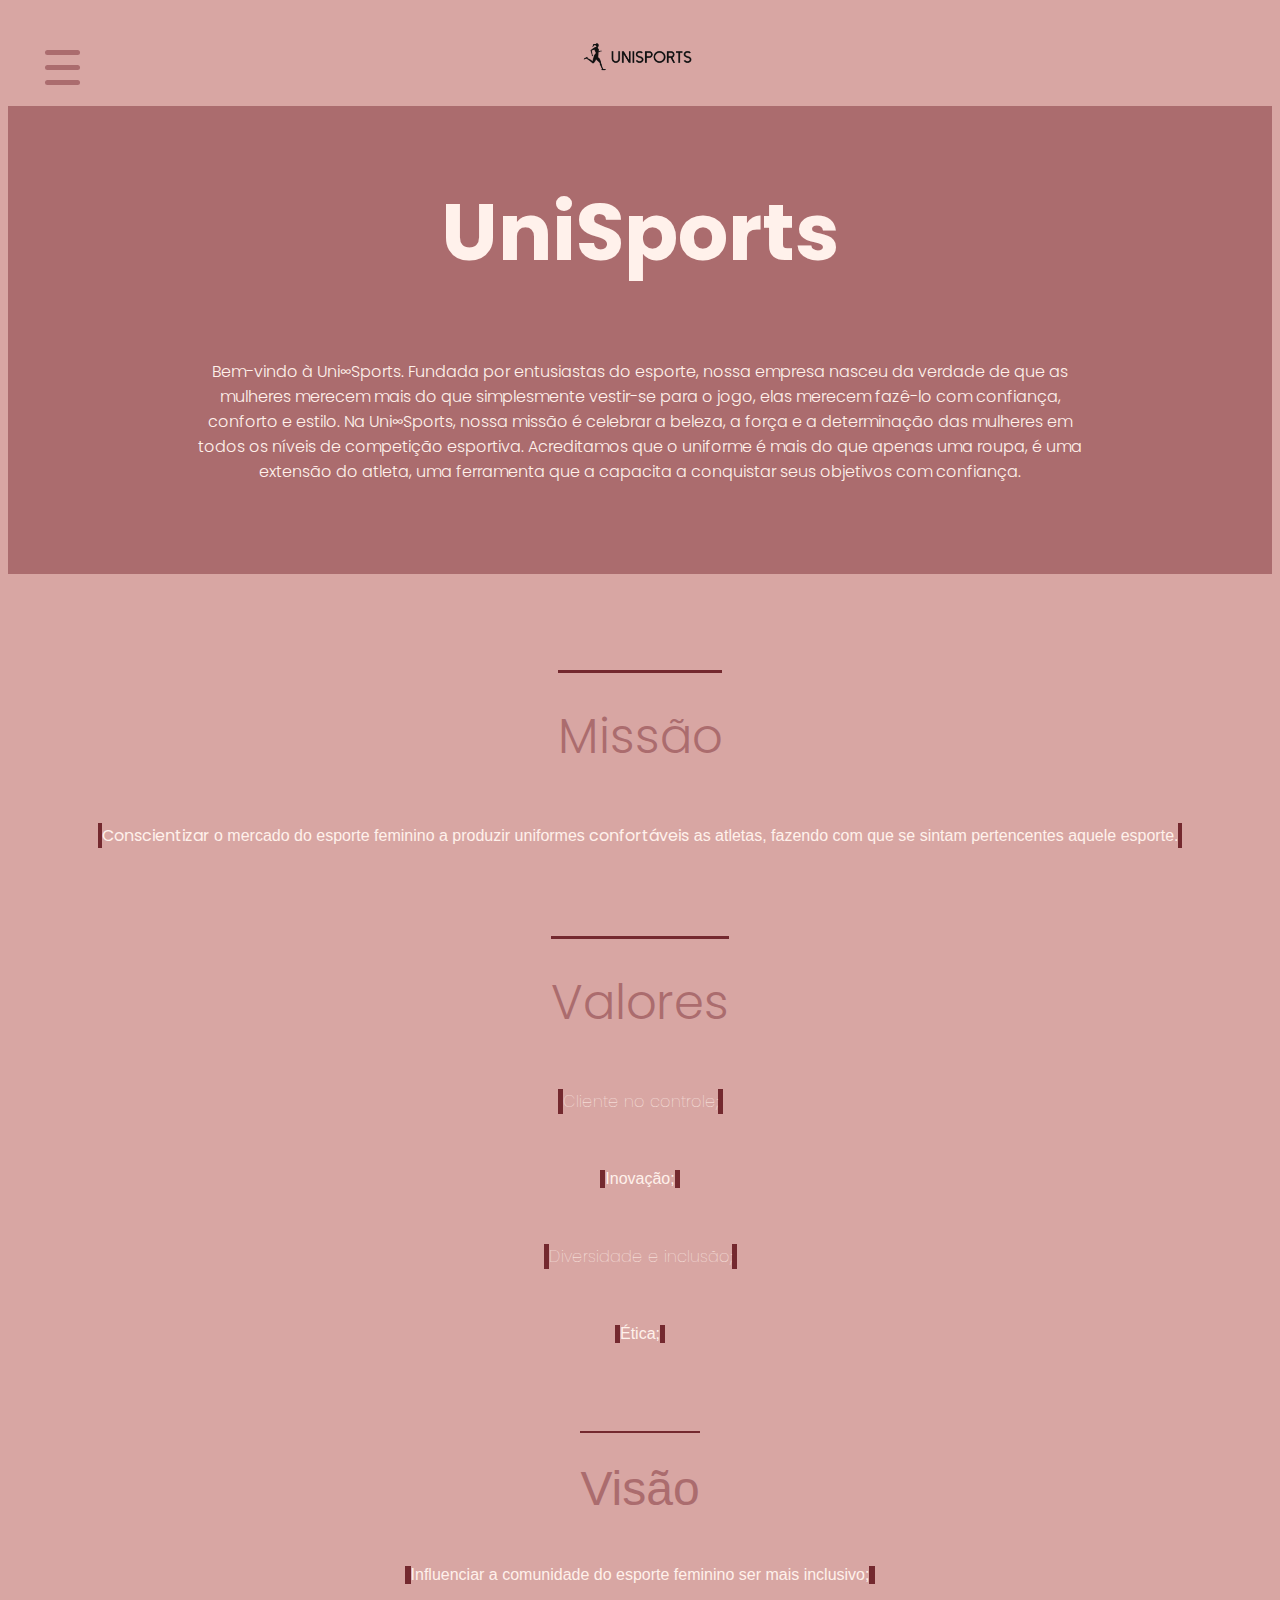
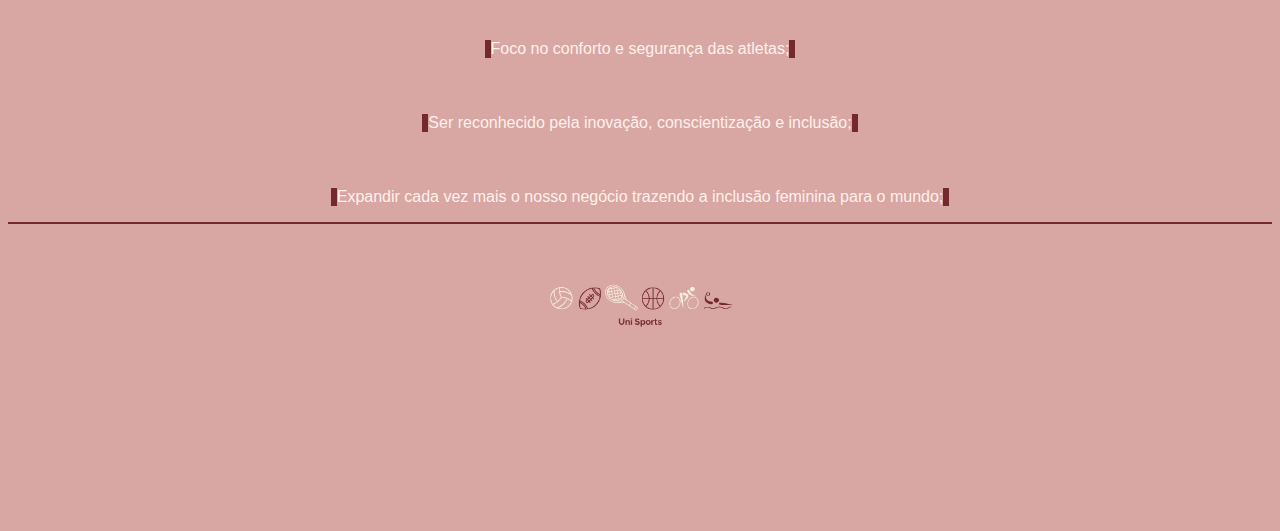
<file: index.html>
<!DOCTYPE html>
<html lang="pt-BR">
<head>
        <meta charset="UTF-8">
        <meta name="viewport" content="width=device-width, initial-scale=1.0">
        <meta name="description" content="Roupas atlesticas para mulheres se sentirem confortaveis e empoderadas">
       <title>Uni Sports - Roupas que unem </title> 
       <link rel="icon" type="image/x-icon" href="favicon-32x32.png">
       <link rel="stylesheet" type="text/css" href="style.css">  

</head>
<body>

  <header class="cabeçalho"> 
   <img class="cabeçalho-imagem" src="Logo.png" alt="Logo Uni Esportes">
   <nav class="menu">
            <input type="checkbox" class="menu-faketrigger"/>

            <div class="menu-lines">
                <span></span>
                <span></span>
                <span></span>
            </div>
            <ul type="none">
              <li><a href="Sobre-nós.html">Início</a></li>
                <li><a href="index.html">Sobre nós</a></li>
                <li><a href="Pesquisas.html">Pesquisas</a></li> 
                <li><a href="Causas.html">Causas</a></li>
                <li><a href="Dados.html">Dados</a></li>
                <li><a href="S.A.C.html">S.A.C</a></li>
            </ul>
        </nav>
  </header>

<section class="banner" id="banner">
  <div class="content">
    <h2>UniSports</h2>
    <p> Bem-vindo à Uni∞Sports. Fundada por entusiastas do esporte, nossa empresa nasceu da verdade de que as mulheres merecem mais do que simplesmente vestir-se para o jogo, elas merecem fazê-lo com confiança, conforto e estilo.

      Na Uni∞Sports, nossa missão é celebrar a beleza, a força e a 
      determinação das mulheres em todos os níveis de competição esportiva.
       Acreditamos que o uniforme é mais do que apenas uma roupa, é uma 
       extensão do atleta, uma ferramenta que a capacita a 
      conquistar seus objetivos com confiança.</p>
  </div>
</section>
 <seletion class="conteudo-secundario">
  <h3 class="conteudo-secundario-titulo">Missão</h3>
  <p class="conteudo-secundario-paragrafo"><strong>Conscientizar</strong> o mercado do esporte feminino a produzir uniformes <strong>confortáveis</strong> as atletas, fazendo com que se sintam pertencentes aquele esporte.</p>
  
  <h3 class="conteudo-terceario-titulo">Valores</h3>
  <p class="conteudo-terceario-paragrafo1"> Cliente no controle;</p>
  <p class="conteudo-terceario-paragrafo"> Inovação;</p>
  <p class="conteudo-terceario-paragrafo1"> Diversidade e inclusão;</p>
  <p class="conteudo-terceario-paragrafo"> Ética;</p>
 
  <h3 class="conteudo-quartenario-titulo">Visão</h3>
  <p class="conteudo-quartenario-paragrafo1"> Influenciar a comunidade do esporte feminino ser mais inclusivo;</p>
  <p class="conteudo-quartenario-paragrafo"> Foco no conforto e segurança das atletas;</p>
  <p class="conteudo-quartenario-paragrafo1"> Ser reconhecido pela inovação, conscientização e inclusão;</p>
  <p class="conteudo-quartenario-paragrafo"> Expandir cada vez mais o nosso negócio trazendo a inclusão feminina para o mundo;</p>
</seletion>



</main> 

<footer class="rodabe">
<img class="rodabe-imagem" src="Parte-de-baixo.png">
</footer>   
</body>
</html>
</file>
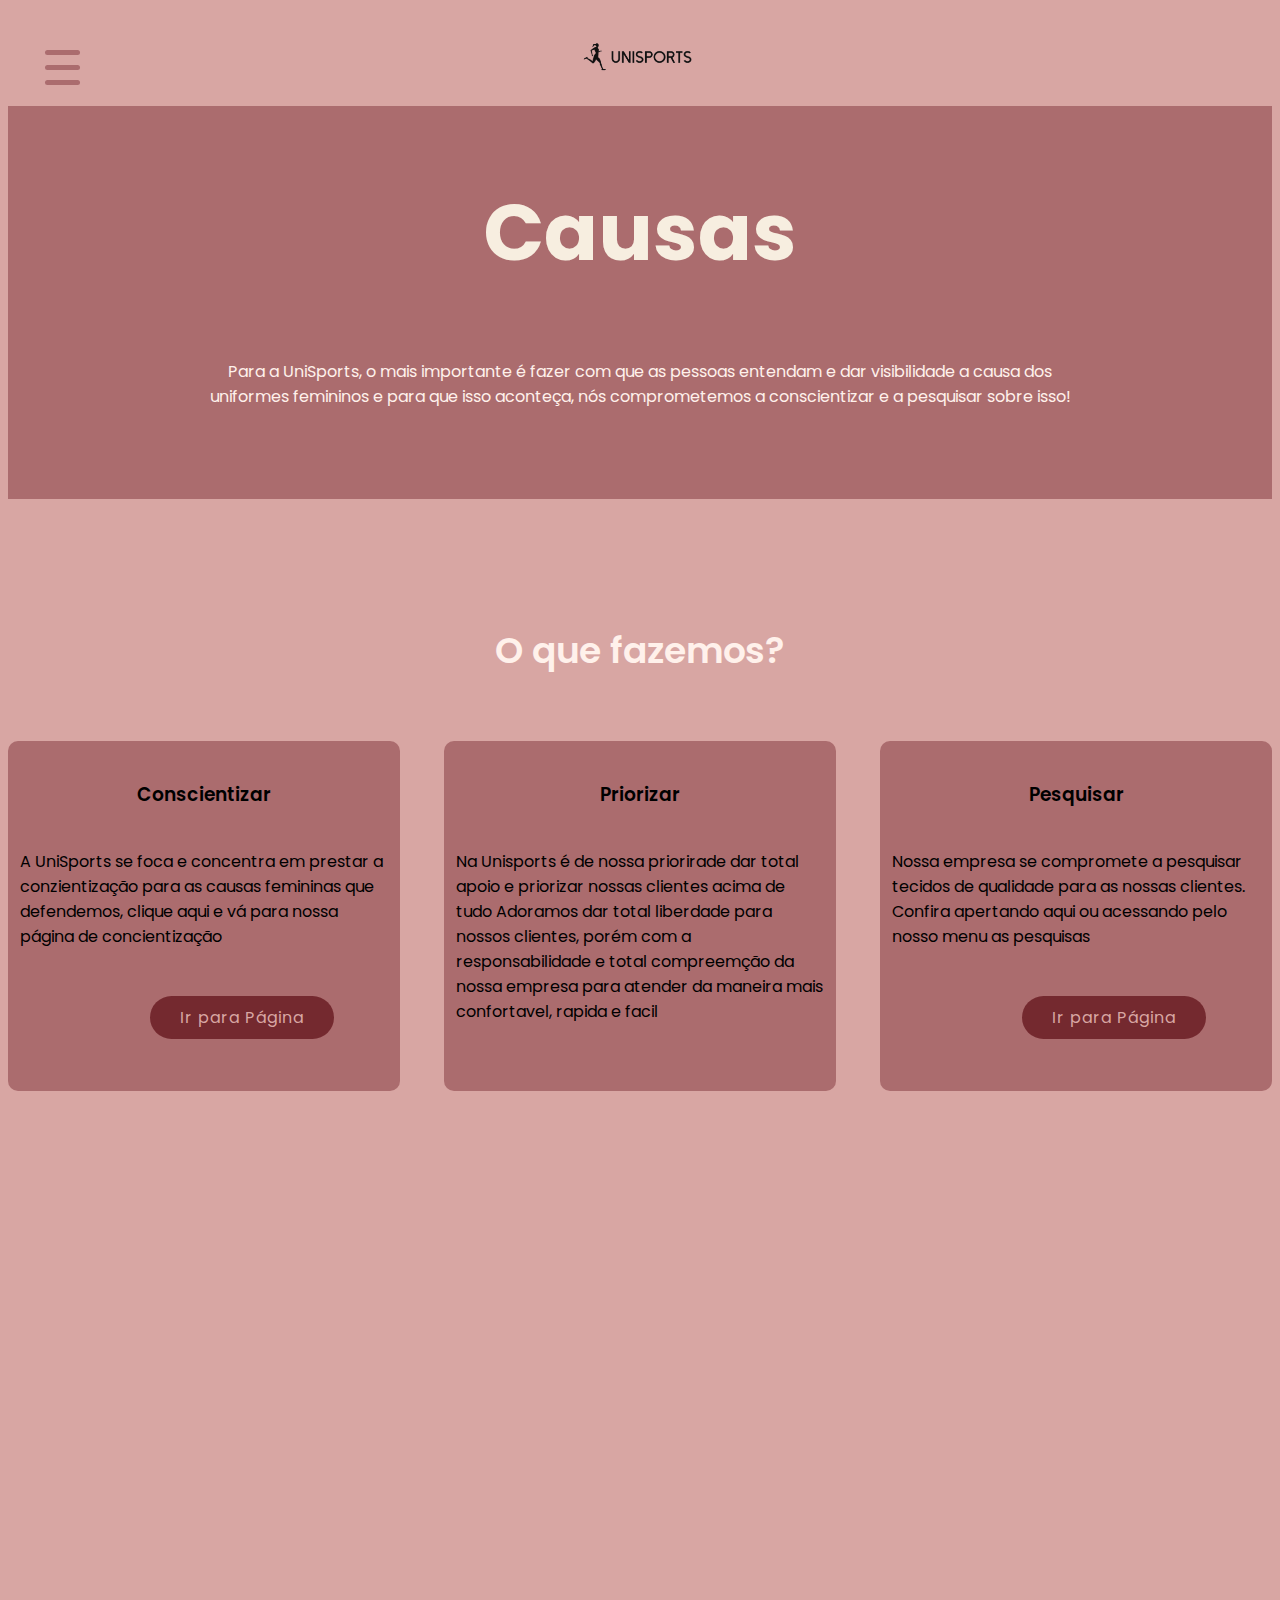
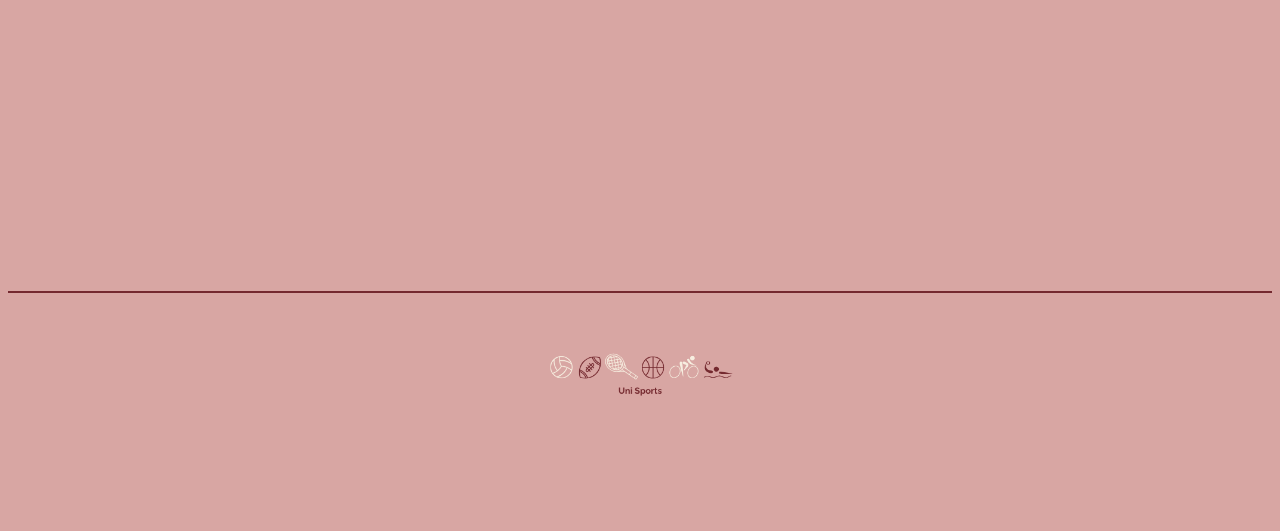
<file: Causas.html>
<!DOCTYPE html>
<html lang="pt-BR">
<head>
        <meta charset="UTF-8">
        <meta name="viewport" content="width=device-width, initial-scale=1.0">
        <meta name="description" content="Roupas atlesticas para mulheres se sentirem confortaveis e empoderadas">
       <title>Uni Sports - Roupas que unem </title> 
       <link rel="icon" type="image/x-icon" href="favicon-32x32.png">
       <link rel="stylesheet" type="text/css" href="stylecausa.css">  

</head>
<body>

  <header class="cabeçalho">
   <img class="cabeçalho-imagem" src="Logo.png" alt="Logo Uni Esportes">
   <nav class="menu">
            <input type="checkbox" class="menu-faketrigger"/>

            <div class="menu-lines">
                <span></span>
                <span></span>
                <span></span>
            </div>
            <ul type="none">
              <li><a href="Sobre-nós.html">Início</a></li>
                <li><a href="index.html">Sobre nós</a></li>
                <li><a href="Pesquisas.html">Pesquisas</a></li> 
                <li><a href="Causas.html">Causas</a></li>
                <li><a href="Dados.html">Dados</a></li>
                <li><a href="S.A.C.html">S.A.C</a></li>
            </ul>
        </nav>
  </header>

  <section class="banner" id="banner">
    <div class="content">
      <h2>Causas</h2>
      <p> Para a UniSports, o mais importante é fazer com que as pessoas entendam e dar visibilidade a causa dos uniformes femininos 
        e para que isso aconteça, nós comprometemos a conscientizar e a pesquisar sobre isso!
      </p>
    </div>
  </section>

  <!----Course---->
<section class="course">
<h1>O que fazemos?</h1>
</section>

<div class="row">
  <div class="course-col" onclick="scrollToSection('banner-2')">
    <h3>Conscientizar</h3>
    <p> A UniSports se foca e concentra em prestar a conzientização para 
      as causas femininas que defendemos, clique aqui e vá para nossa página de concientização
    </p>
       <a href="Conscientização.html" class="buy">Ir para Página</a>
      </a>
  </div>
  <div class="course-col" onclick="scrollToSection('banner-2')">
    <h3>Priorizar</h3>
    <p>Na Unisports é de nossa priorirade dar total apoio e priorizar nossas clientes acima de tudo 
      Adoramos dar total liberdade para nossos clientes, porém com a responsabilidade e total compreemção da nossa empresa para
       atender da maneira mais confortavel, rapida e facil 
    </p>
  </div>
  
  <div class="course-col" onclick="scrollToSection('banner-2')">
    <h3>Pesquisar</h3>
    <p>Nossa empresa se compromete a pesquisar tecidos de qualidade para as nossas clientes.
      Confira apertando aqui ou acessando pelo nosso menu as pesquisas</p>
        <a href="Pesquisas.html" class="buy">Ir para Página</a>
      </a>
  </div>
</div>

<footer class="rodabe">
  <img class="rodabe-imagem" src="Parte-de-baixo.png">
  </footer>
</file>
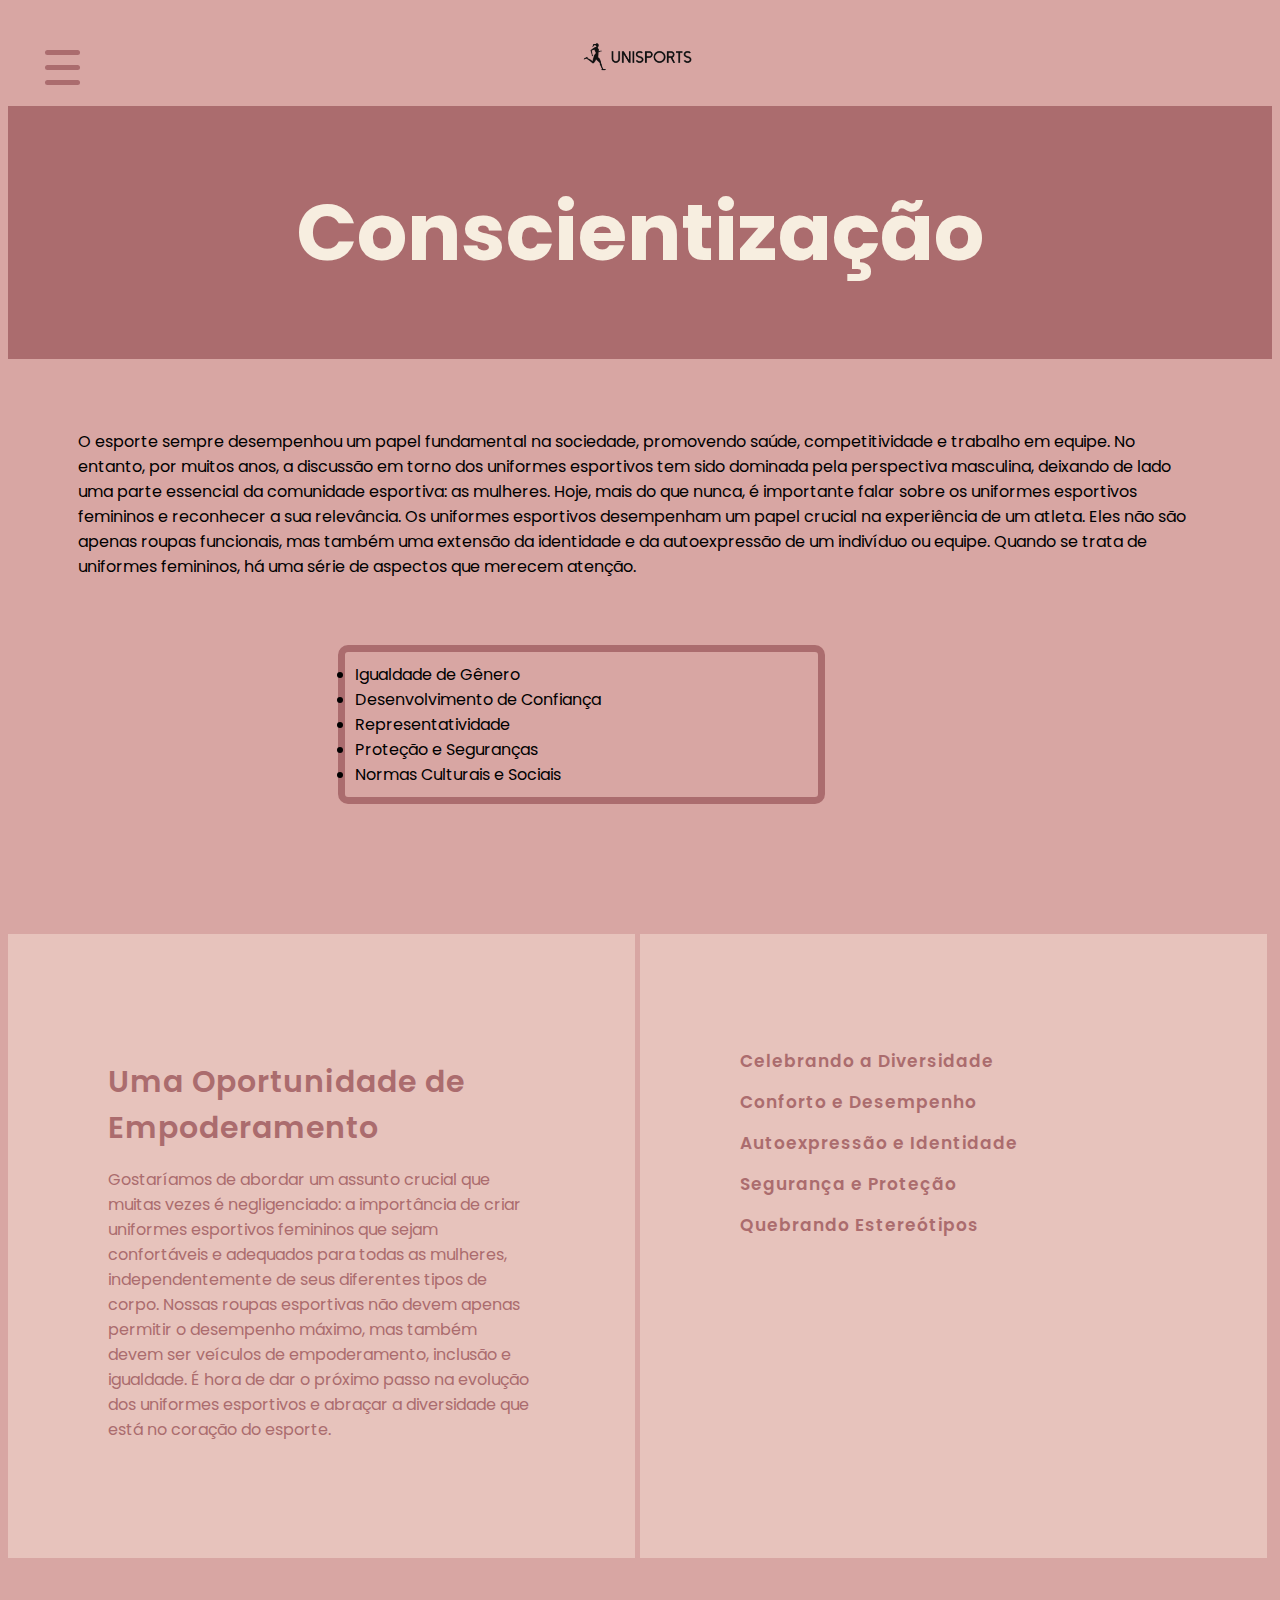
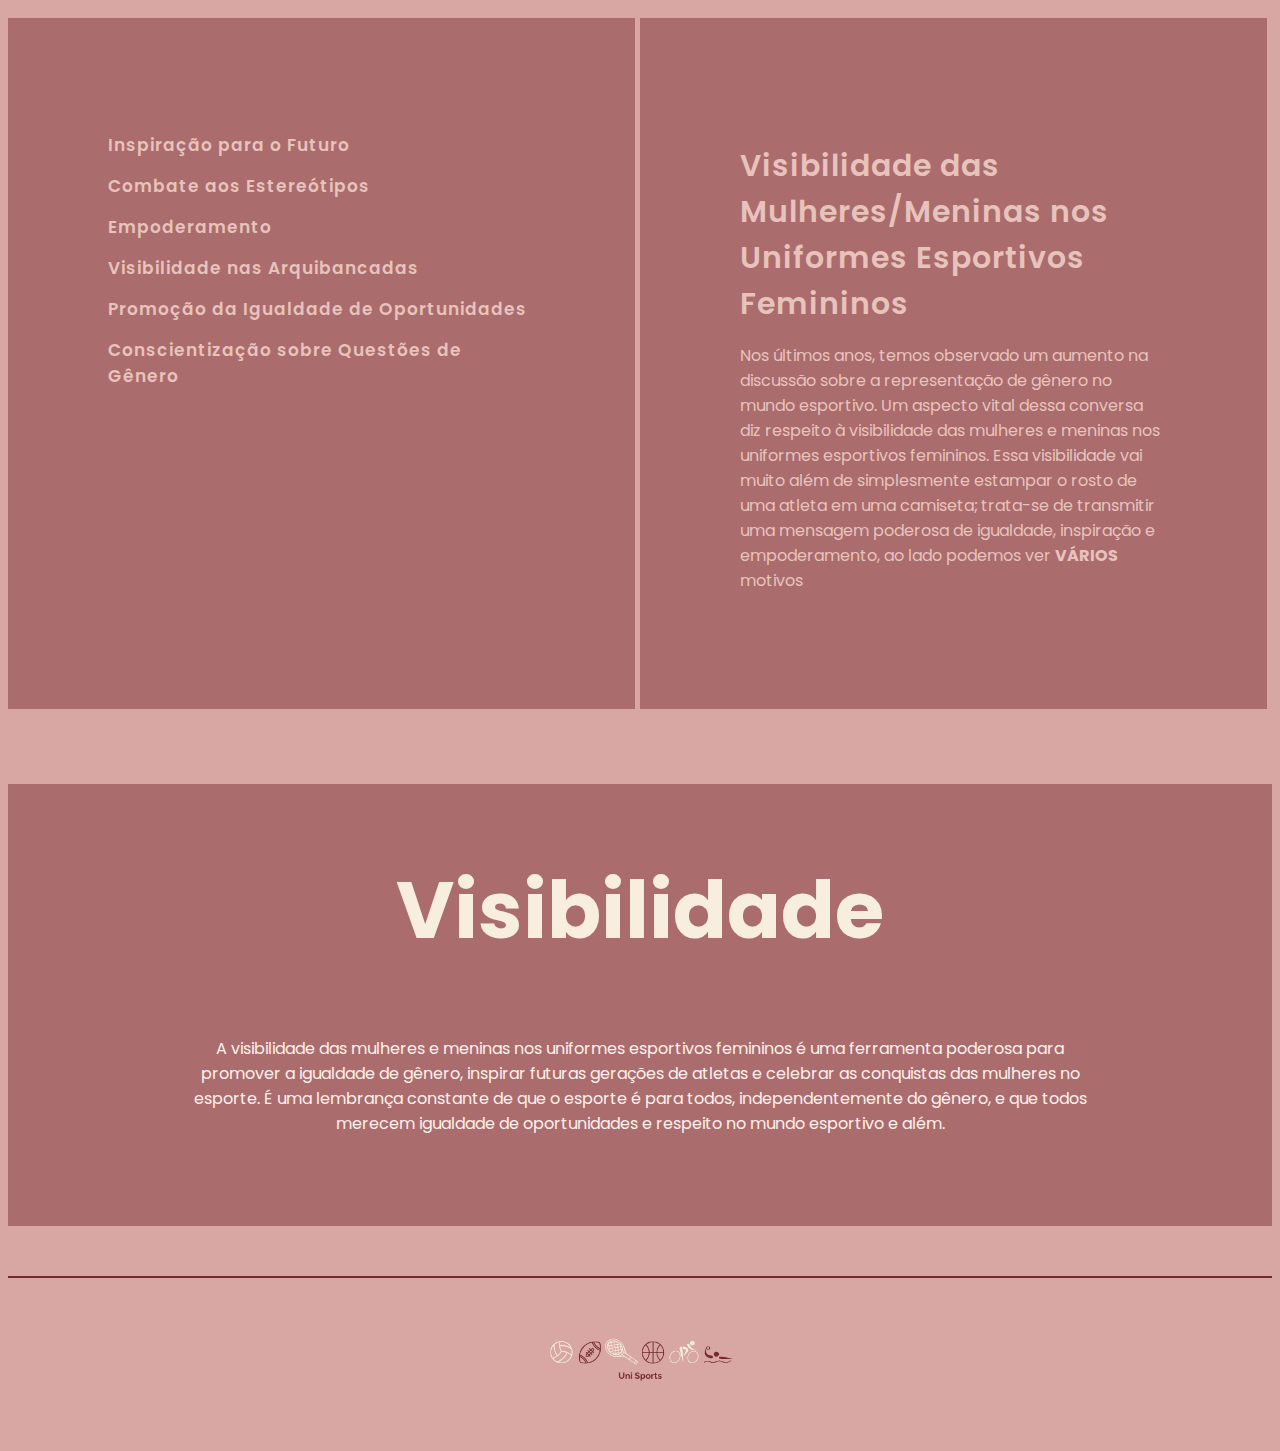
<file: Conscientização.html>
<!DOCTYPE html>
<html lang="pt-BR">
<head>
        <meta charset="UTF-8">
        <meta name="viewport" content="width=device-width, initial-scale=1.0">
        <meta name="description" content="Roupas atlesticas para mulheres se sentirem confortaveis e empoderadas">
       <title>Uni Sports - Roupas que unem </title> 
       <link rel="icon" type="image/x-icon" href="favicon-32x32.png">
       <link rel="stylesheet" type="text/css" href="styleconscientização.css">  

</head>
<body>

  <header class="cabeçalho">
   <img class="cabeçalho-imagem" src="Logo.png" alt="Logo Uni Esportes">
   <nav class="menu">
            <input type="checkbox" class="menu-faketrigger"/>

            <div class="menu-lines">
                <span></span>
                <span></span>
                <span></span>
            </div>
            <ul type="none">
              <li><a href="Sobre-nós.html">Início</a></li>
                <li><a href="index.html">Sobre nós</a></li>
                <li><a href="Pesquisas.html">Pesquisas</a></li> 
                <li><a href="Causas.html">Causas</a></li>
                <li><a href="Dados.html">Dados</a></li>
                <li><a href="S.A.C.html">S.A.C</a></li>
            </ul>
        </nav>
  </header>

  <section class="banner" id="banner">
    <div class="content">
      <h2>Conscientização</h2>
    </div>
  </section>

 <div class="conteudo-primario-paragrafos">
    <p class="conteudo-primario-texto1">O esporte sempre desempenhou um
     papel fundamental na sociedade, promovendo saúde, competitividade e 
     trabalho em equipe. No entanto, por muitos anos, a discussão em torno dos 
     uniformes esportivos tem sido dominada pela perspectiva masculina, 
     deixando de lado uma parte essencial da comunidade esportiva: as
      mulheres.
       Hoje, mais do que nunca, é importante falar sobre os uniformes esportivos femininos e reconhecer a
        sua relevância.
      Os uniformes esportivos desempenham um papel crucial na 
      experiência de um atleta. Eles não são apenas roupas funcionais, 
      mas também uma extensão da identidade e da autoexpressão de um 
      indivíduo ou equipe. Quando se trata de uniformes femininos, 
       há uma série de aspectos que merecem atenção.
   </p>
  </div>

<section class="topicos-primarios">
    <div class="conteudo-primario-texto2">
    <li>Igualdade de Gênero</li>
   <li>Desenvolvimento de Confiança</li>
   <li>Representatividade</li>
   <li>Proteção e Seguranças</li>
    <li>Normas Culturais e Sociais</li>
</section>

  <section class="lado-a-lado">
    <section class="PAF1">
      <div class="contentBx">
        <h2 class="titulo-PAF1">Uma Oportunidade de Empoderamento</h2>
      <p class="texto-PAF1">Gostaríamos de abordar um assunto crucial que muitas vezes é 
        negligenciado: a importância de criar uniformes esportivos femininos 
        que sejam confortáveis e adequados para todas as mulheres, independentemente de seus diferentes tipos de corpo. Nossas roupas esportivas não devem apenas permitir o desempenho máximo, mas também devem ser veículos de empoderamento, inclusão e igualdade. É hora de dar o próximo passo na evolução dos uniformes esportivos e abraçar a
         diversidade que está no coração do esporte.</p>
      </section>

      <section class="PAF1">
       <div class="contentBx">
       <h2 class="titulo-PAF2">Celebrando a Diversidade</h2>
       <p class="hidden-text">As mulheres vêm em todas as formas e tamanhos, e é crucial reconhecer essa
         diversidade. Os uniformes esportivos devem ser projetados para se adequar a
          todos os tipos de corpo, desde atletas de elite até iniciantes. Isso não 
          apenas promove a inclusão, 
        mas também inspira mais mulheres a participar de atividades esportivas.</p>

       <h2 class="titulo-PAF2">Conforto e Desempenho</h2>
       <p class="hidden-text">Um uniforme desconfortável pode afetar o
         desempenho de uma atleta. É nossa responsabilidade garantir que
         nossas roupas esportivas proporcionem conforto máximo, permitindo que
         as mulheres se concentrem no que realmente importa:suas habilidades e paixão pelo esporte.</p>

       <h2 class="titulo-PAF2">Autoexpressão e Identidade</h2>
       <p class="hidden-text">Um uniforme esportivo é mais do que apenas roupas; é uma extensão da identidade de um atleta. 
        Devemos criar uniformes
        que permitam que as mulheres se expressem, 
        sintam-se confiantes e orgulhosas de quem são enquanto competem.</p>
       
        <h2 class="titulo-PAF2">Segurança e Proteção</h2>
       <p class="hidden-text">Em esportes de contato, como futebol e rugby,
         a segurança é primordial. Uniformes bem ajustados e projetados 
         adequadamente podem reduzir o risco de lesões e
         promover a integridade física das atletas.</p>
        
       <h2 class="titulo-PAF2">Quebrando Estereótipos</h2>
        <p class="hidden-text">Devemos desafiar estereótipos de gênero que 
          ainda persistem em muitos uniformes esportivos femininos. 
          Abraçar designs modernos e funcionais</p>
      
     </section>
  </section>
  </div>
   </div>
  
</div>

<section class="lado-a-lado">
  <section class="PAF3">
    <div class="contentBx">
      <h2 class="titulo-PAF4">Inspiração para o Futuro</h2>

     <h2 class="titulo-PAF4">Combate aos Estereótipos</h2>

     <h2 class="titulo-PAF4">Empoderamento</h2>

     <h2 class="titulo-PAF4">Visibilidade nas Arquibancadas</h2>
 
      <h2 class="titulo-PAF4">Promoção da Igualdade de Oportunidades</h2>

      <h2 class="titulo-PAF4">Conscientização sobre Questões de Gênero</h2>
     
    </section>

    <section class="PAF3">
     <div class="contentBx">
    <h2 class="titulo-PAF3">Visibilidade das Mulheres/Meninas nos Uniformes Esportivos Femininos</h2>
    <p class="texto-PAF3">Nos últimos anos, temos observado um aumento na discussão sobre a representação de gênero no mundo esportivo.
       Um aspecto vital dessa conversa diz respeito à visibilidade das mulheres e meninas nos uniformes esportivos femininos.
        Essa visibilidade vai muito além de simplesmente estampar o rosto de uma atleta em uma camiseta; 
      trata-se de transmitir uma mensagem poderosa de igualdade, inspiração e empoderamento, ao lado podemos ver <strong>VÁRIOS</strong> motivos</p>
    
   </section>
</section>
</div>
 </div>

</div>

<section class="banner-visi" id="banner-visi">
  <div class="content">
    <h2>Visibilidade</h2>
    <p>A visibilidade das mulheres e meninas nos uniformes esportivos femininos é uma ferramenta poderosa para promover a 
      igualdade de gênero, inspirar futuras gerações de atletas e celebrar as conquistas das mulheres no esporte. 
      É uma lembrança constante de que o esporte é para todos, independentemente do gênero, e que todos merecem igualdade de 
      oportunidades e respeito no mundo esportivo e além.</p>
  </div>
</section>

<footer class="rodabe">
  <img class="rodabe-imagem" src="Parte-de-baixo.png">
  </footer>
</file>
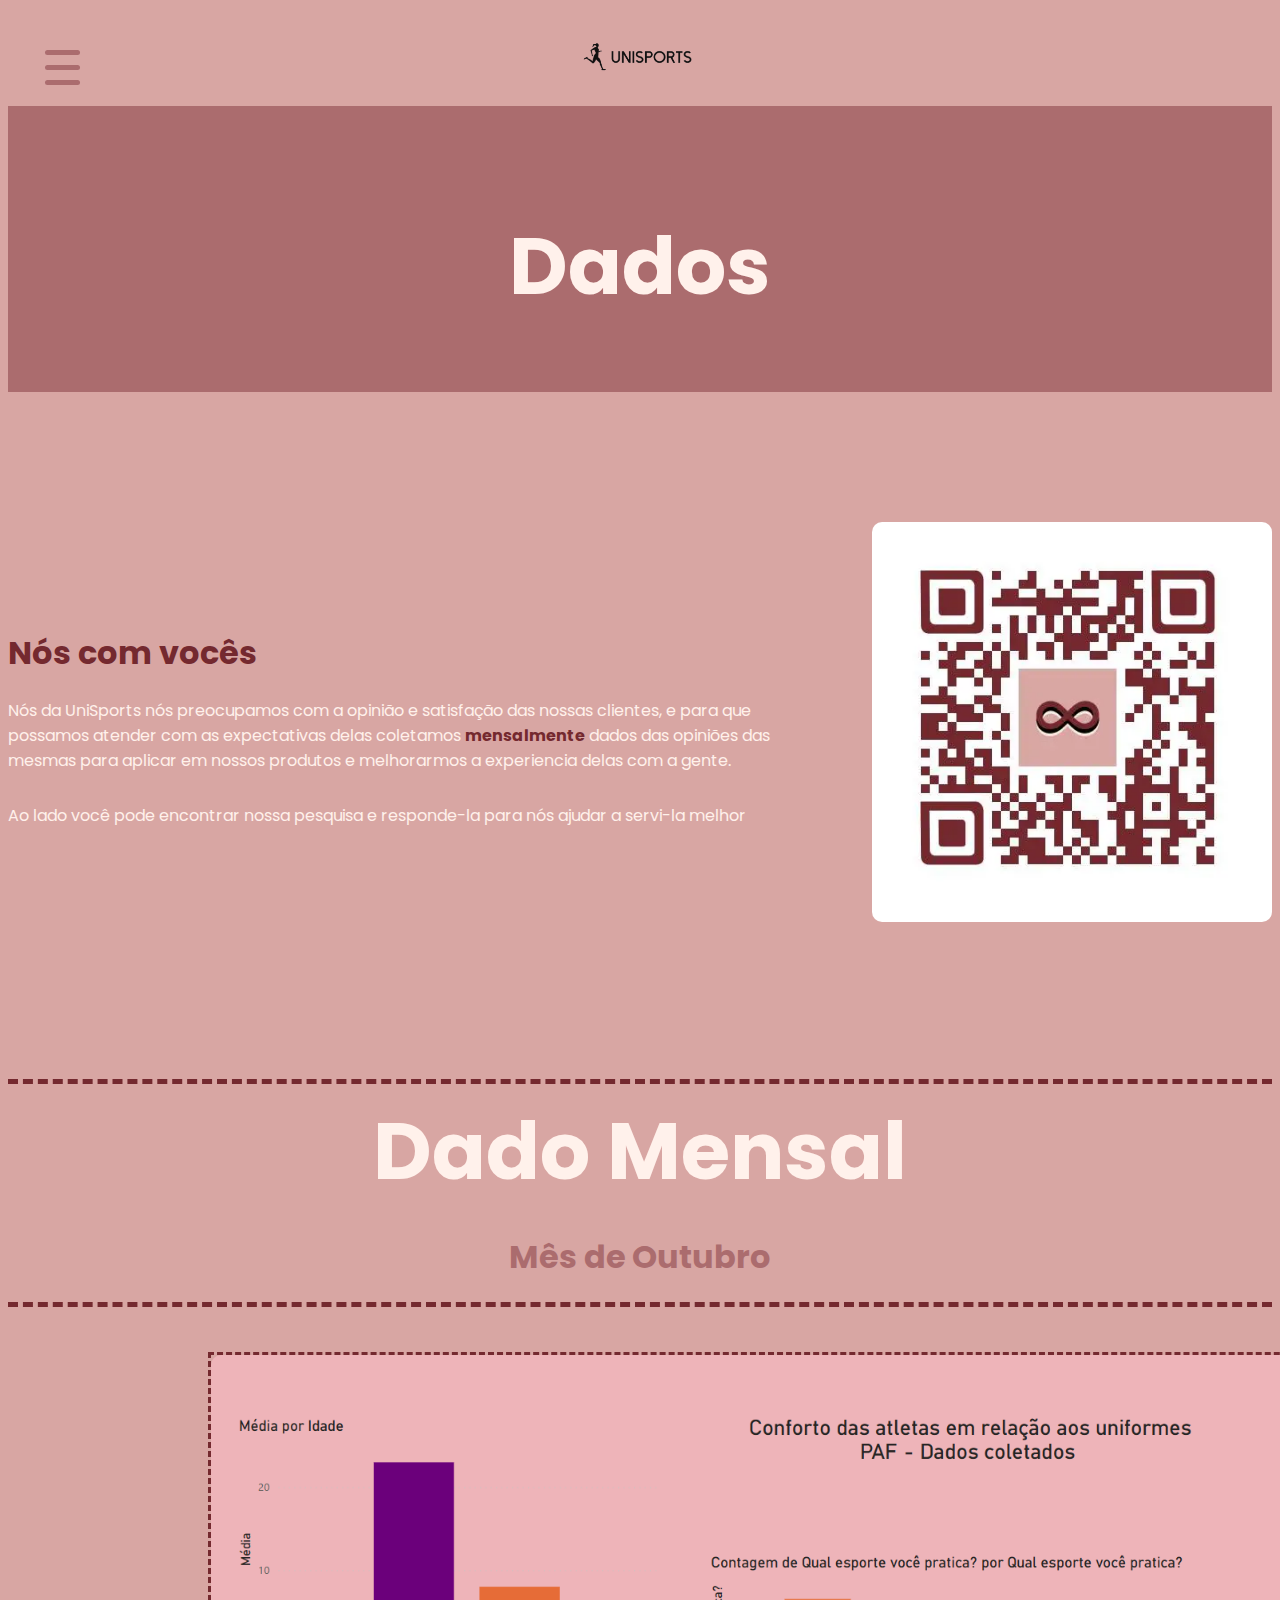
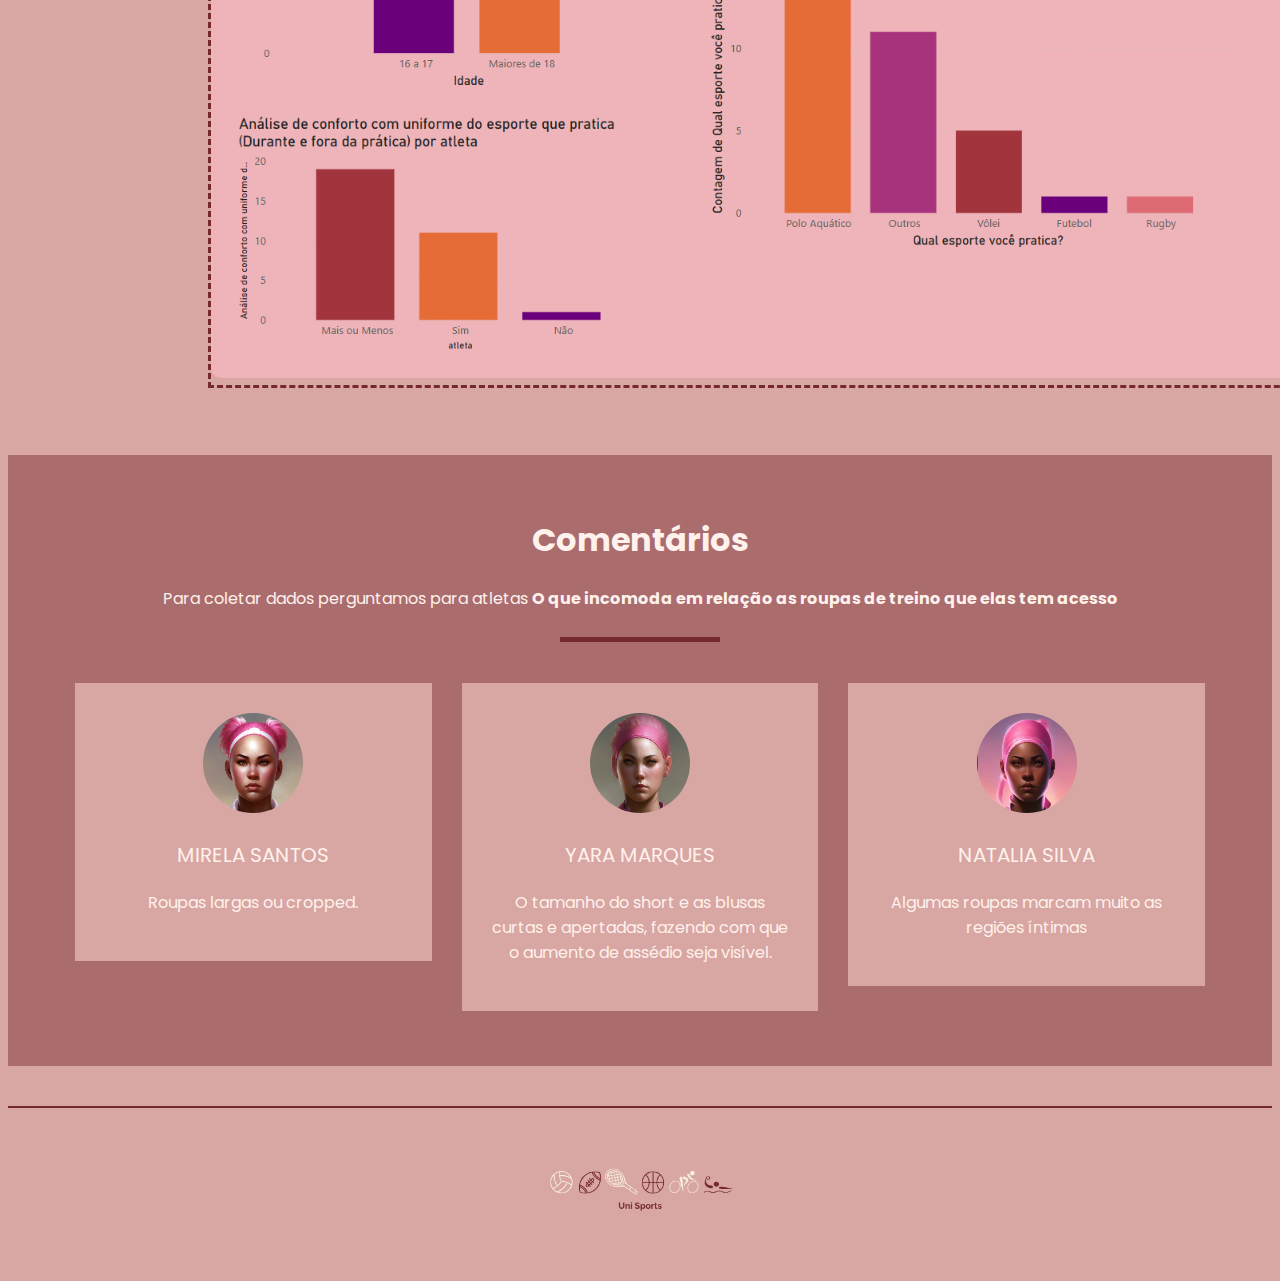
<file: Dados.html>
<!DOCTYPE html>
<html lang="pt-BR">
<head>
        <meta charset="UTF-8">
        <meta name="viewport" content="width=device-width, initial-scale=1.0">
        <meta name="description" content="Roupas atlesticas para mulheres se sentirem confortaveis e empoderadas">
       <title>Uni Sports - Roupas que unem </title> 
       <link rel="icon" type="image/x-icon" href="favicon-32x32.png">
       <link rel="stylesheet" type="text/css" href="styledados.css">  

</head>
<body>

  <header class="cabeçalho">
   <img class="cabeçalho-imagem" src="Logo.png" alt="Logo Uni Esportes">
   <nav class="menu">
            <input type="checkbox" class="menu-faketrigger"/>

            <div class="menu-lines">
                <span></span>
                <span></span>
                <span></span>
            </div>
            <ul type="none">
              <li><a href="Sobre-nós.html">Início</a></li>
                <li><a href="index.html">Sobre nós</a></li>
                <li><a href="Pesquisas.html">Pesquisas</a></li> 
                <li><a href="Causas.html">Causas</a></li>
                <li><a href="Dados.html">Dados</a></li>
                <li><a href="S.A.C.html">S.A.C</a></li>
            </ul>
        </nav>
  </header>

  <section class="banner" id="banner">
    <div class="content">
      <h2>Dados</h2>
    </div>
  </section>


  <section class="about-us">
    <div class="container">
        <div class="text-about">
            <h1>Nós com vocês</h1>
            <p class="about-text1">Nós da UniSports nós preocupamos com a opinião e satisfação das nossas clientes, e para que possamos atender com as expectativas delas coletamos <strong class="strong">mensalmente</strong> dados das opiniões  das mesmas para aplicar em nossos produtos e melhorarmos a experiencia delas com a gente.
            </p>
            <p>Ao lado você pode encontrar nossa pesquisa e responde-la para nós ajudar a servi-la melhor</p> 
        </div>
        <div class="divisao"></div>
        <div class="img-about">
            <img src="Qrlogo.jpg" alt="">
        </div>
    </div>
</section>

<section>
 <div class="Dados-Mensal">
    <h2 >Dado Mensal</h2>
    <h1>Mês de Outubro</h1>
 </div>
  <div class="img-BI">
    <img src="Power BI.png">
  </div>
</section>


<!--Comentarios---->

<div class="testimonials">
  <div class="inner">
    <h1>Comentários</h1>
    <p>Para coletar dados perguntamos para atletas <strong> O que incomoda em relação as roupas de treino que elas tem acesso</strong></p>
    <div class="border"></div>
 
 
    <div class="row">
      <div class="col">
        <div class="testimonial">
          <img src="jogadora2.png">
        <div class="name">Mirela Santos</div>
        
        <p>Roupas largas ou cropped.</p>
        </div>
      </div>

      <div class="col">
        <div class="testimonial">
          <img src="jogadora3.png">
        <div class="name">Yara Marques</div>
        
        <p>O tamanho do short e as blusas curtas e apertadas, fazendo com que o aumento de assédio seja visível.</p>
        </div>
      </div>

      <div class="col">
        <div class="testimonial">
          <img src="jogadora4.png">
        <div class="name">Natalia Silva</div>
        
        <p>Algumas roupas marcam muito as regiões íntimas</p>
        </div>
      </div>

    </div>
  </div>
</div>

<footer class="rodabe">
  <img class="rodabe-imagem" src="Parte-de-baixo.png">
  </footer>
</file>
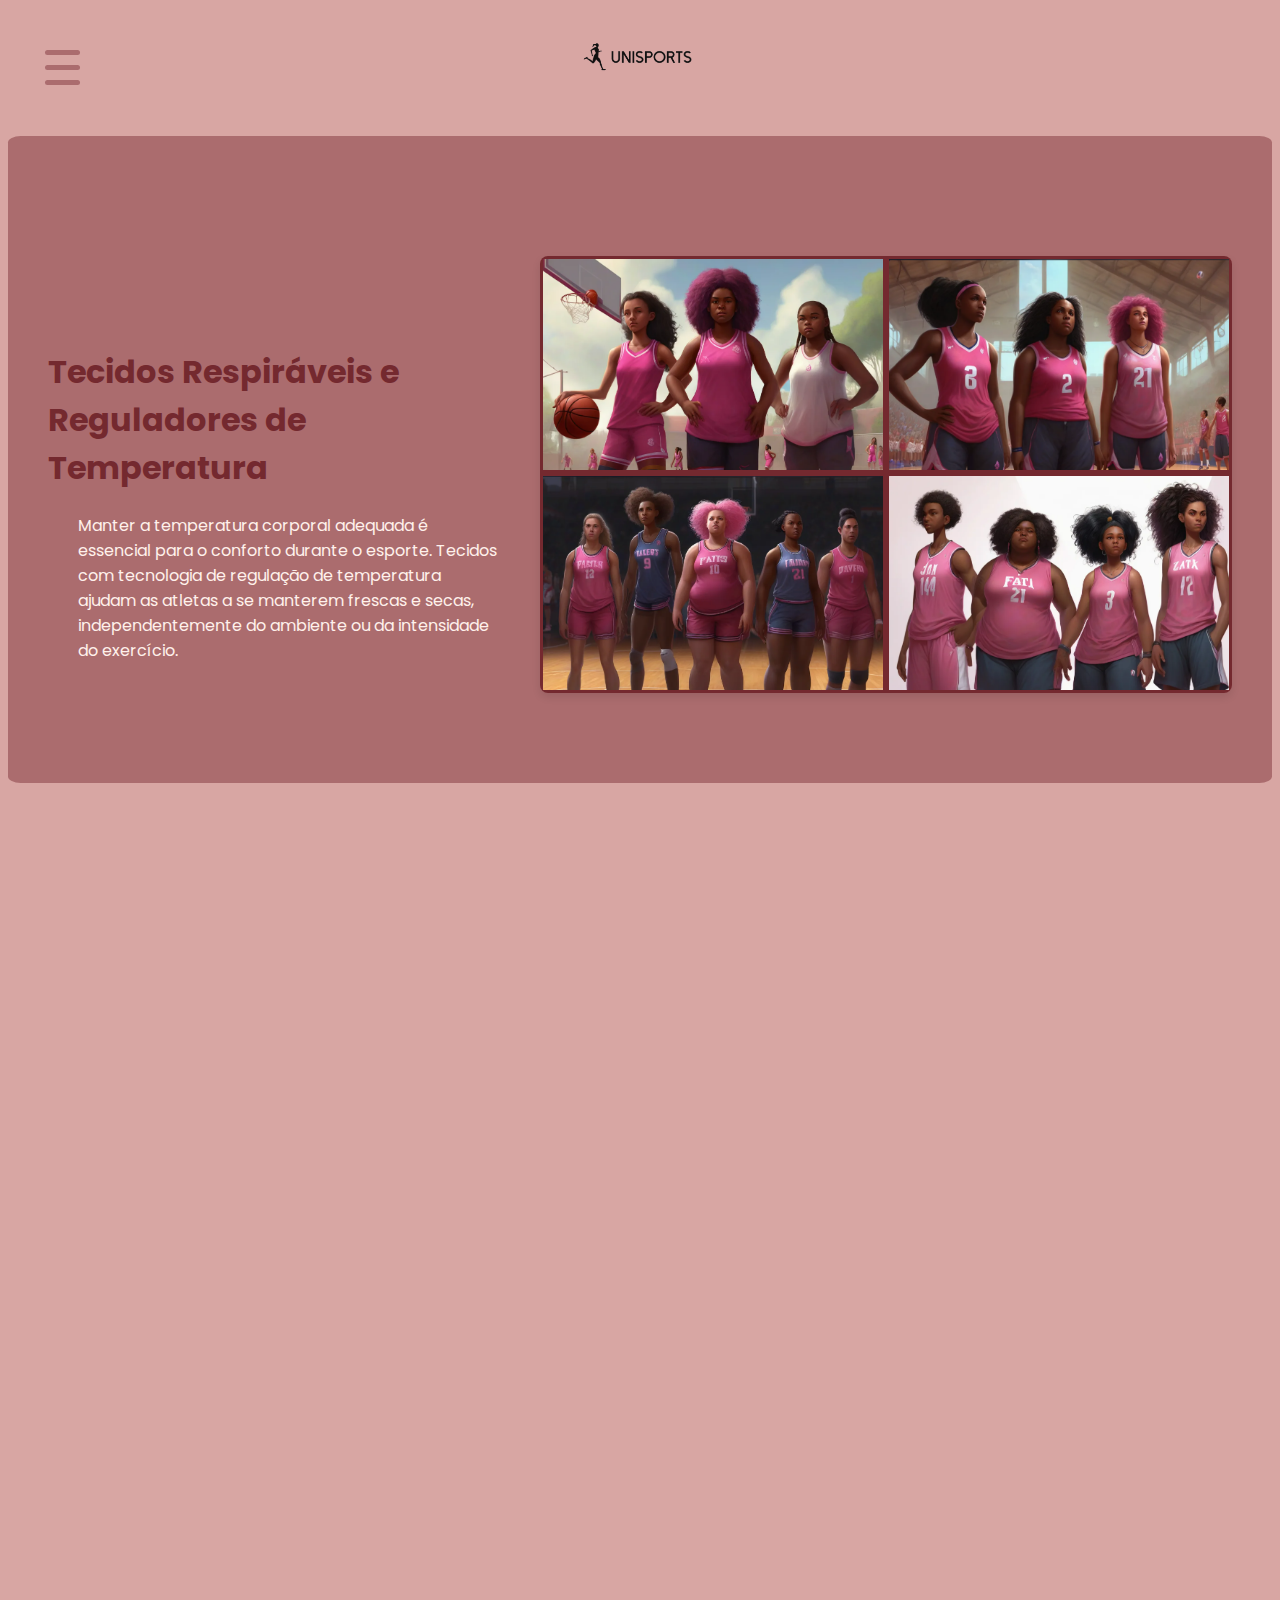
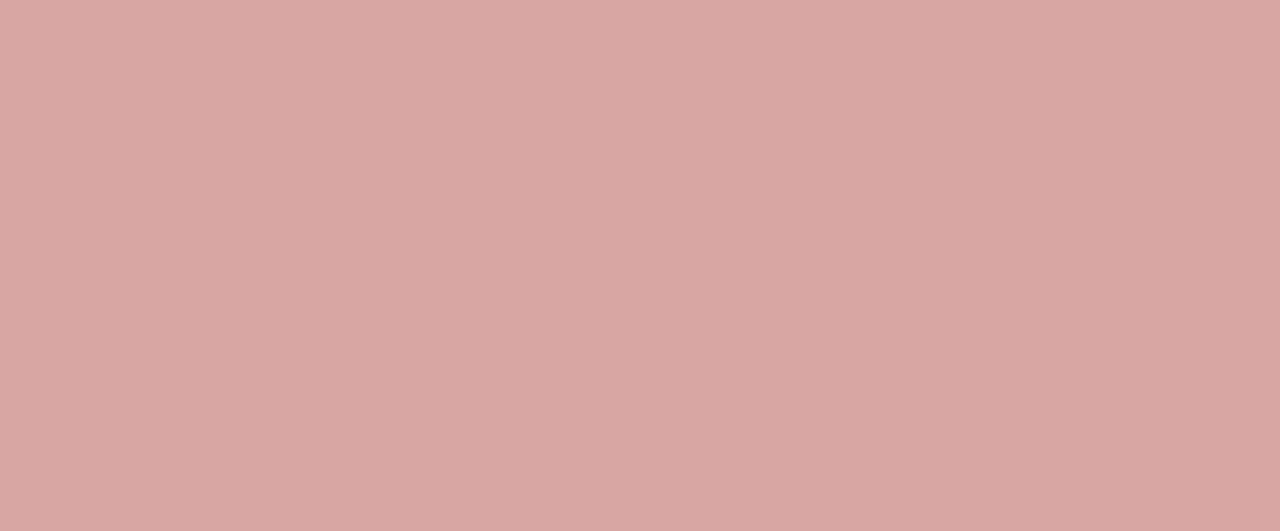
<file: Pesquisa-alta-resistencia.html>
<!DOCTYPE html>
<html lang="pt-BR">
<head>
        <meta charset="UTF-8">
        <meta name="viewport" content="width=device-width, initial-scale=1.0">
        <meta name="description" content="Roupas atlesticas para mulheres se sentirem confortaveis e empoderadas">
       <title>Uni Sports - Roupas que unem </title> 
       <link rel="icon" type="image/x-icon" href="favicon-32x32.png">
       <link rel="stylesheet" type="text/css" href="stlyecomprenção.css">  

</head>
<body>

    <header class="cabeçalho">
        <img class="cabeçalho-imagem" src="Logo.png" alt="Logo Uni Esportes">
        <nav class="menu">
                 <input type="checkbox" class="menu-faketrigger"/>
     
                 <div class="menu-lines">
                     <span></span>
                     <span></span>
                     <span></span>
                 </div>
                 <ul type="none">
                   <li><a href="Sobre-nós.html">Início</a></li>
                     <li><a href="index.html">Sobre nós</a></li>
                     <li><a href="Pesquisas.html">Pesquisas</a></li> 
                     <li><a href="Causas.html">Causas</a></li>
                     <li><a href="Dados.html">Dados</a></li>
                     <li><a href="S.A.C.html">S.A.C</a></li>
                 </ul>
             </nav>
       </header>

</body>
</html>


<section class="about-us">
    <div class="container">
        <div class="text-about">
            <h1>Tecidos Respiráveis e Reguladores de Temperatura</h1>
            <p class="about-text1">Manter a temperatura corporal adequada é essencial para o conforto durante o esporte. Tecidos com tecnologia de regulação de temperatura ajudam as atletas a se manterem frescas e secas, independentemente do ambiente ou da intensidade do exercício.
            </p>
        </div>
        <div class="divisao"></div>
        <div class="gallery">
    <img src="basquete1.png" alt="Image 1">
    <img src="basquete2.png" alt="Image 2">
    <img src="basquete3.png" alt="Image 3">
    <img src="basquete4.png" alt="Image 4">
  </div>
 </div>
</section>

</body>
</html>
</file>
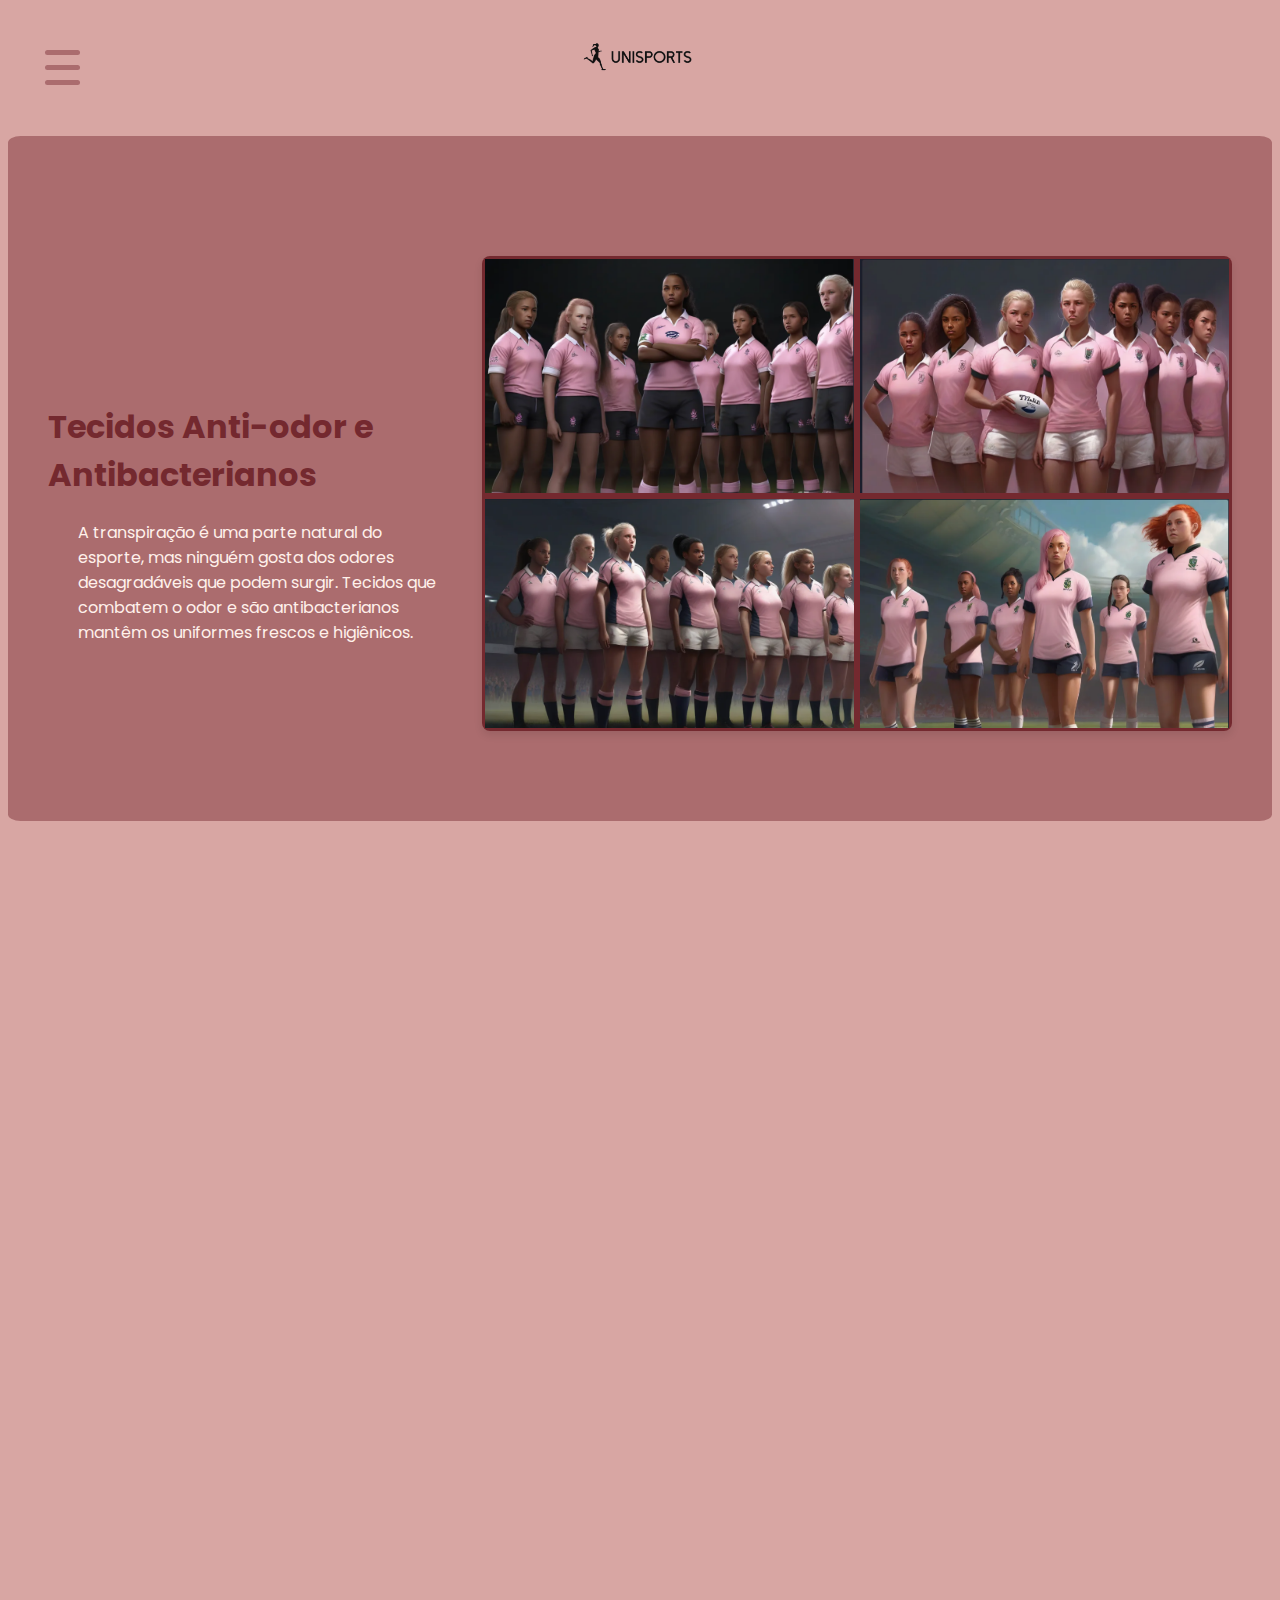
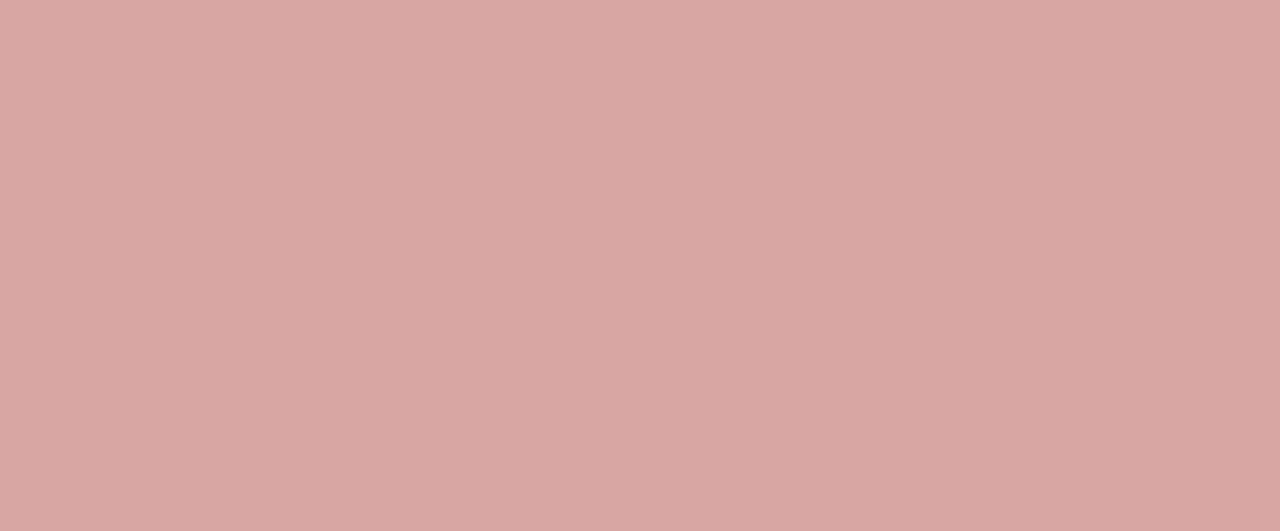
<file: Pesquisa-anti-odor.html>
<!DOCTYPE html>
<html lang="pt-BR">
<head>
        <meta charset="UTF-8">
        <meta name="viewport" content="width=device-width, initial-scale=1.0">
        <meta name="description" content="Roupas atlesticas para mulheres se sentirem confortaveis e empoderadas">
       <title>Uni Sports - Roupas que unem </title> 
       <link rel="icon" type="image/x-icon" href="favicon-32x32.png">
       <link rel="stylesheet" type="text/css" href="stlyeantiodor.css">  

</head>
<body>

    <header class="cabeçalho">
        <img class="cabeçalho-imagem" src="Logo.png" alt="Logo Uni Esportes">
        <nav class="menu">
                 <input type="checkbox" class="menu-faketrigger"/>
     
                 <div class="menu-lines">
                     <span></span>
                     <span></span>
                     <span></span>
                 </div>
                 <ul type="none">
                   <li><a href="Sobre-nós.html">Início</a></li>
                     <li><a href="index.html">Sobre nós</a></li>
                     <li><a href="Pesquisas.html">Pesquisas</a></li> 
                     <li><a href="Causas.html">Causas</a></li>
                     <li><a href="Dados.html">Dados</a></li>
                     <li><a href="S.A.C.html">S.A.C</a></li>
                 </ul>
             </nav>
       </header>

</body>
</html>


<section class="about-us">
    <div class="container">
        <div class="text-about">
            <h1>Tecidos Anti-odor e Antibacterianos</h1>
            <p class="about-text1">A transpiração é uma parte natural do esporte, mas ninguém gosta dos odores desagradáveis que podem surgir. Tecidos que combatem o odor e são antibacterianos mantêm os uniformes frescos e higiênicos.
            </p>
        </div>
        <div class="divisao"></div>
        <div class="gallery">
    <img src="rugby1.png" alt="Image 1">
    <img src="rugby2.png" alt="Image 2">
    <img src="rugby3.png" alt="Image 3">
    <img src="rugby4.png" alt="Image 4">
  </div>
 </div>
</section>



</body>
</html>
</file>
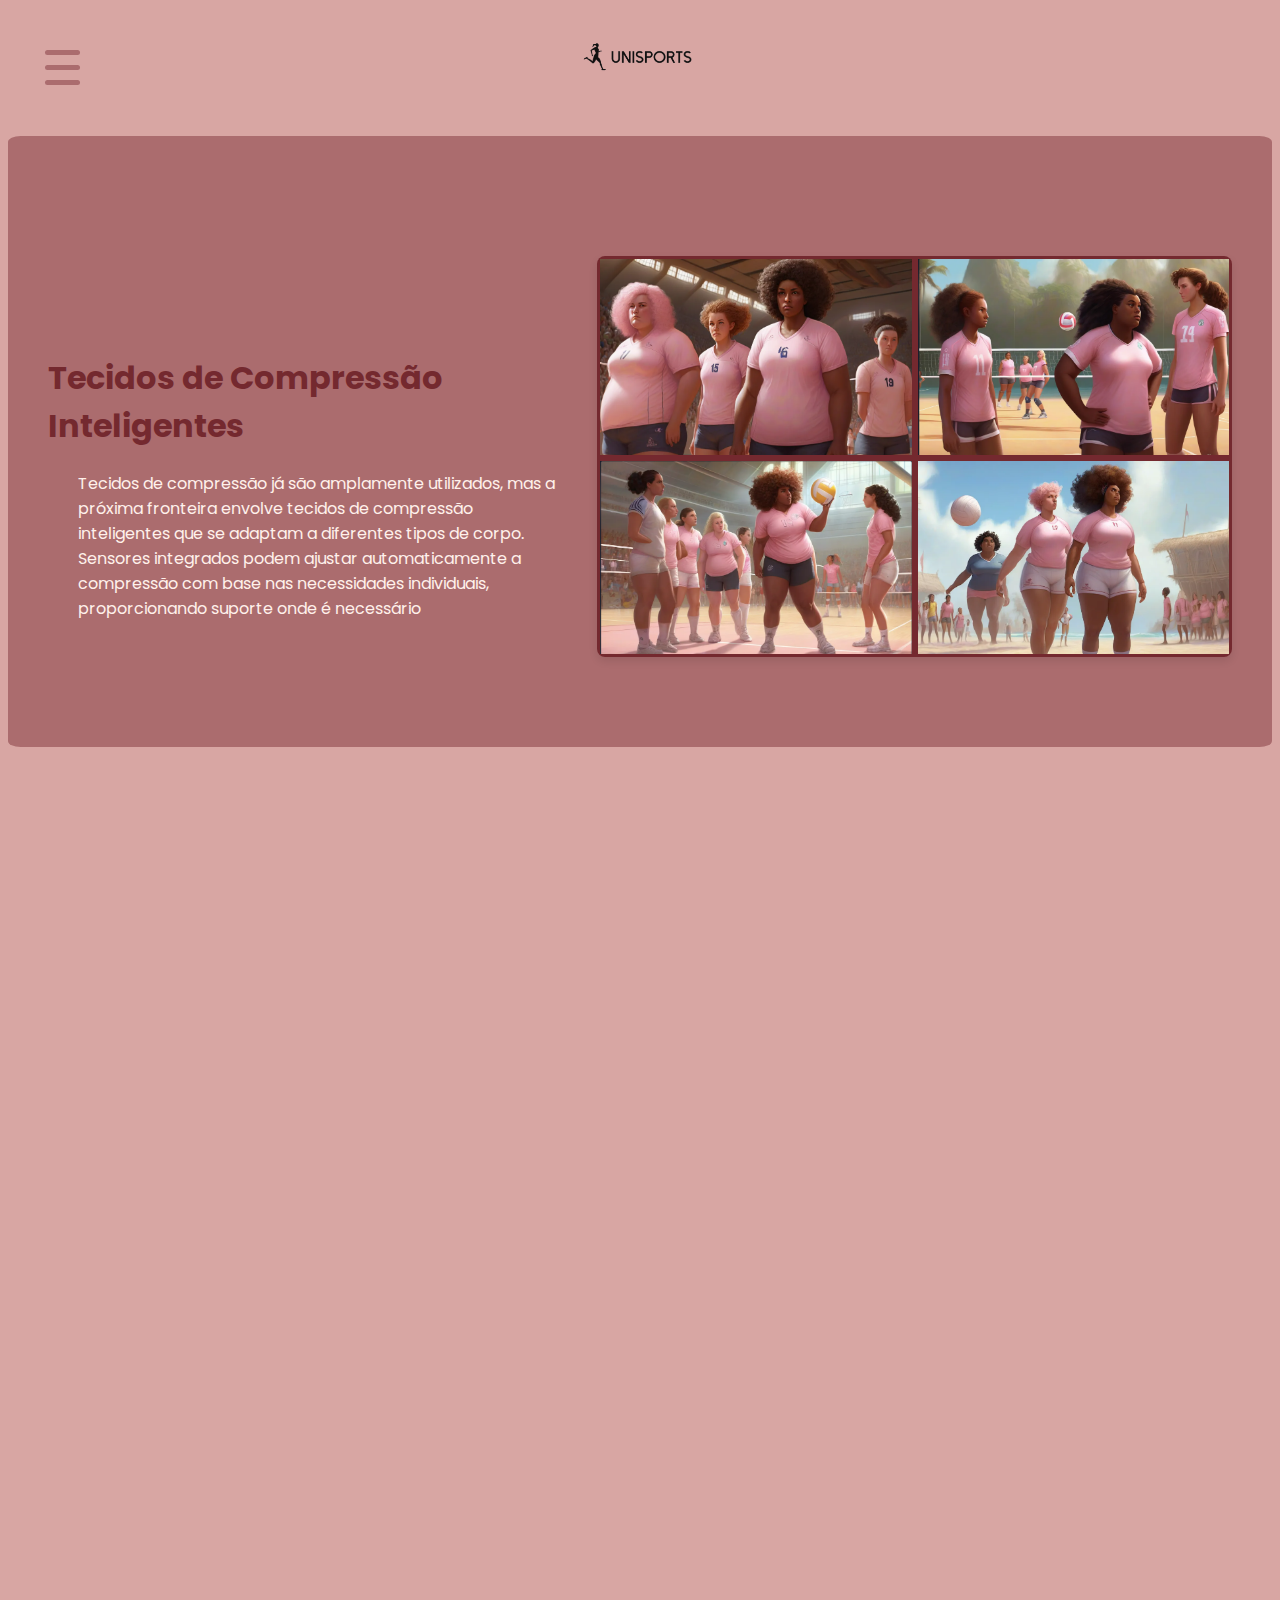
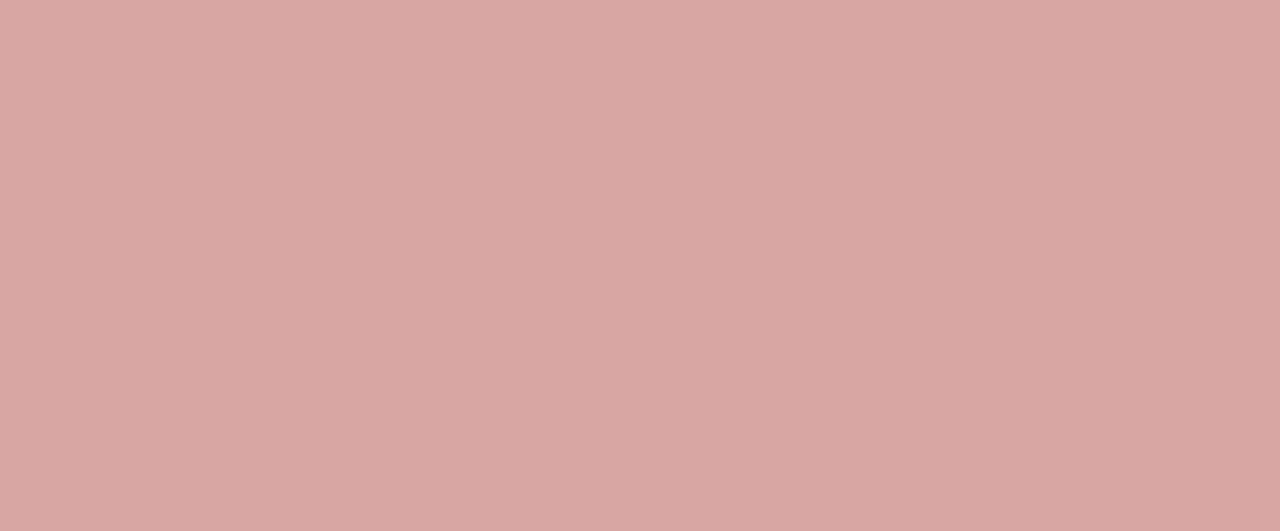
<file: Pesquisa-Comprenção.html>
<!DOCTYPE html>
<html lang="pt-BR">
<head>
        <meta charset="UTF-8">
        <meta name="viewport" content="width=device-width, initial-scale=1.0">
        <meta name="description" content="Roupas atlesticas para mulheres se sentirem confortaveis e empoderadas">
       <title>Uni Sports - Roupas que unem </title> 
       <link rel="icon" type="image/x-icon" href="favicon-32x32.png">
       <link rel="stylesheet" type="text/css" href="stlyecomprenção.css">  

</head>
<body>

    <header class="cabeçalho">
        <img class="cabeçalho-imagem" src="Logo.png" alt="Logo Uni Esportes">
        <nav class="menu">
                 <input type="checkbox" class="menu-faketrigger"/>
     
                 <div class="menu-lines">
                     <span></span>
                     <span></span>
                     <span></span>
                 </div>
                 <ul type="none">
                   <li><a href="Sobre-nós.html">Início</a></li>
                     <li><a href="index.html">Sobre nós</a></li>
                     <li><a href="Pesquisas.html">Pesquisas</a></li> 
                     <li><a href="Causas.html">Causas</a></li>
                     <li><a href="Dados.html">Dados</a></li>
                     <li><a href="S.A.C.html">S.A.C</a></li>
                 </ul>
             </nav>
       </header>

</body>
</html>


<section class="about-us">
    <div class="container">
        <div class="text-about">
            <h1>Tecidos de Compressão Inteligentes</h1>
            <p class="about-text1">Tecidos de compressão já são amplamente utilizados, mas a próxima fronteira envolve tecidos de compressão inteligentes que se adaptam a diferentes tipos de corpo. Sensores integrados podem ajustar automaticamente a compressão com base nas necessidades individuais, proporcionando suporte onde é necessário
            </p>
        </div>
        <div class="divisao"></div>
        <div class="gallery">
    <img src="volei1.png" alt="Image 1">
    <img src="volei2.png" alt="Image 2">
    <img src="volei3.png" alt="Image 3">
    <img src="volei4.png" alt="Image 4">
  </div>
 </div>
</section>

</body>
</html>
</file>
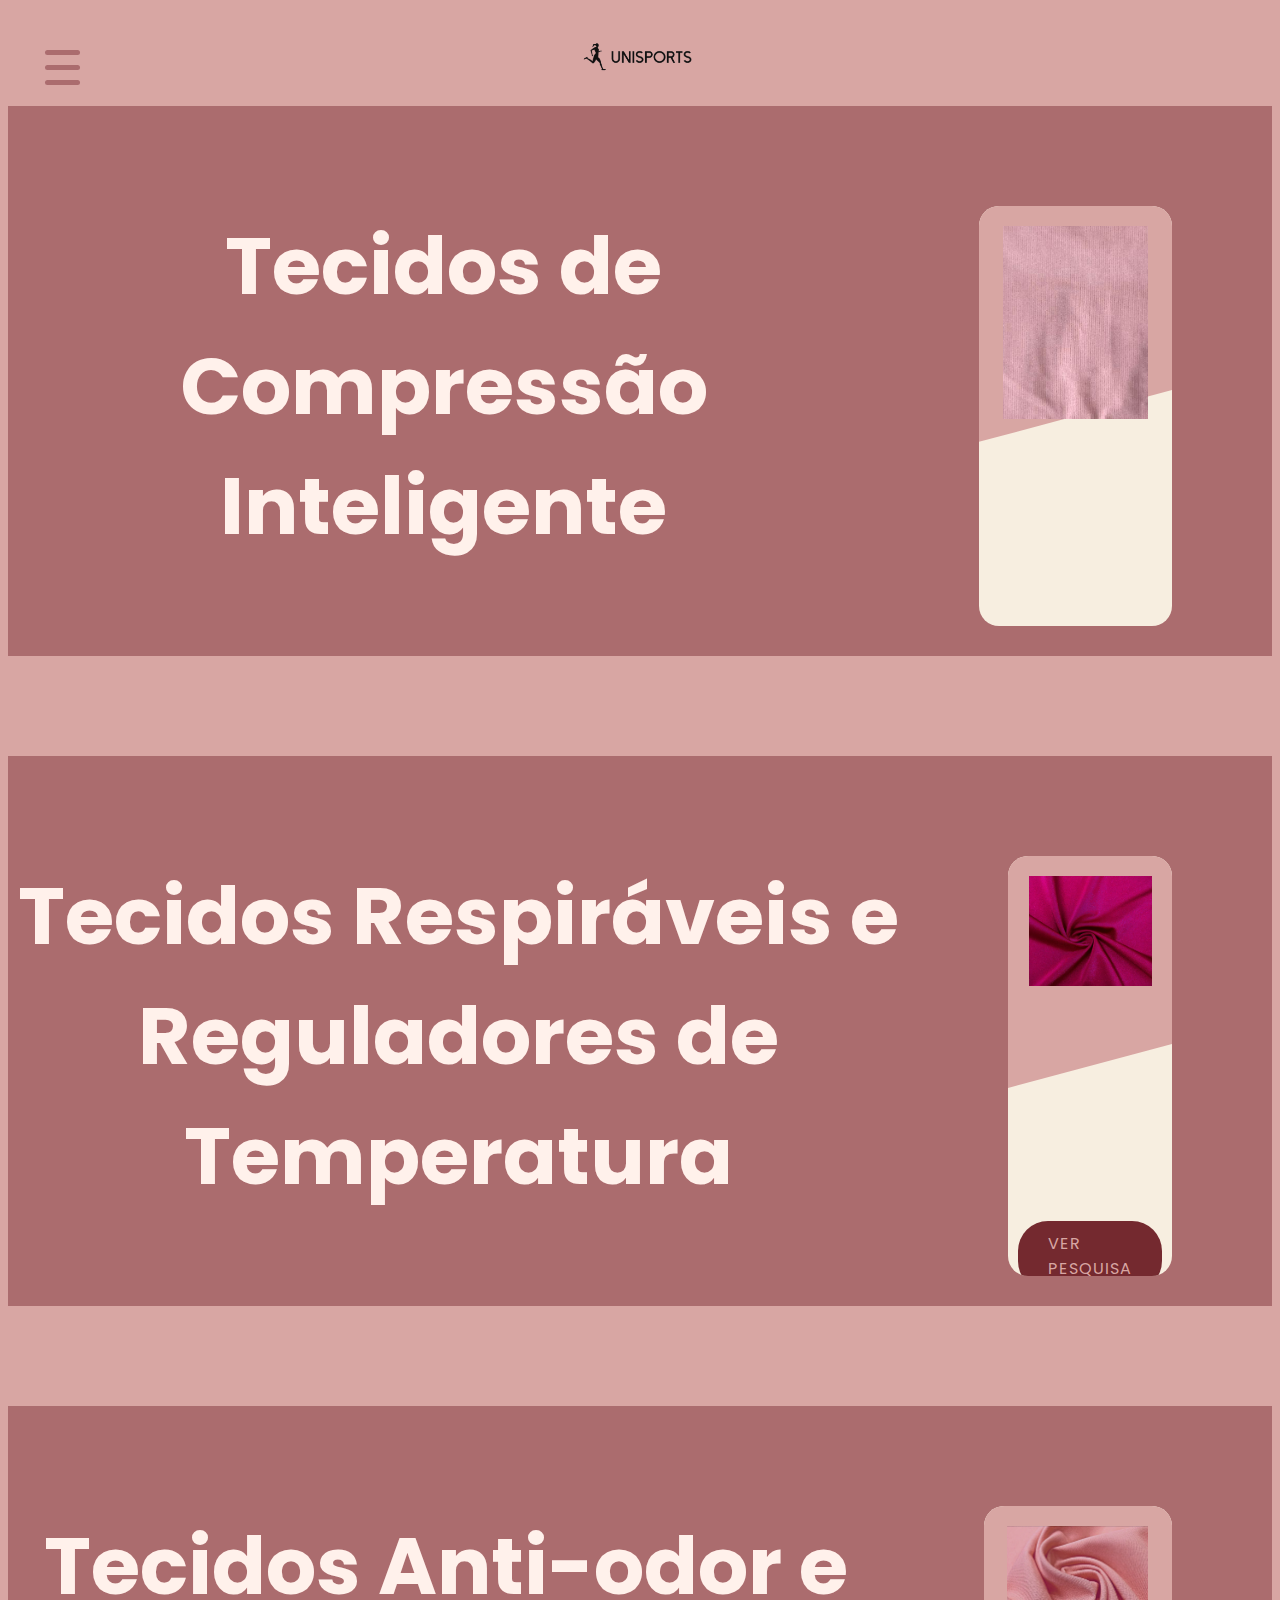
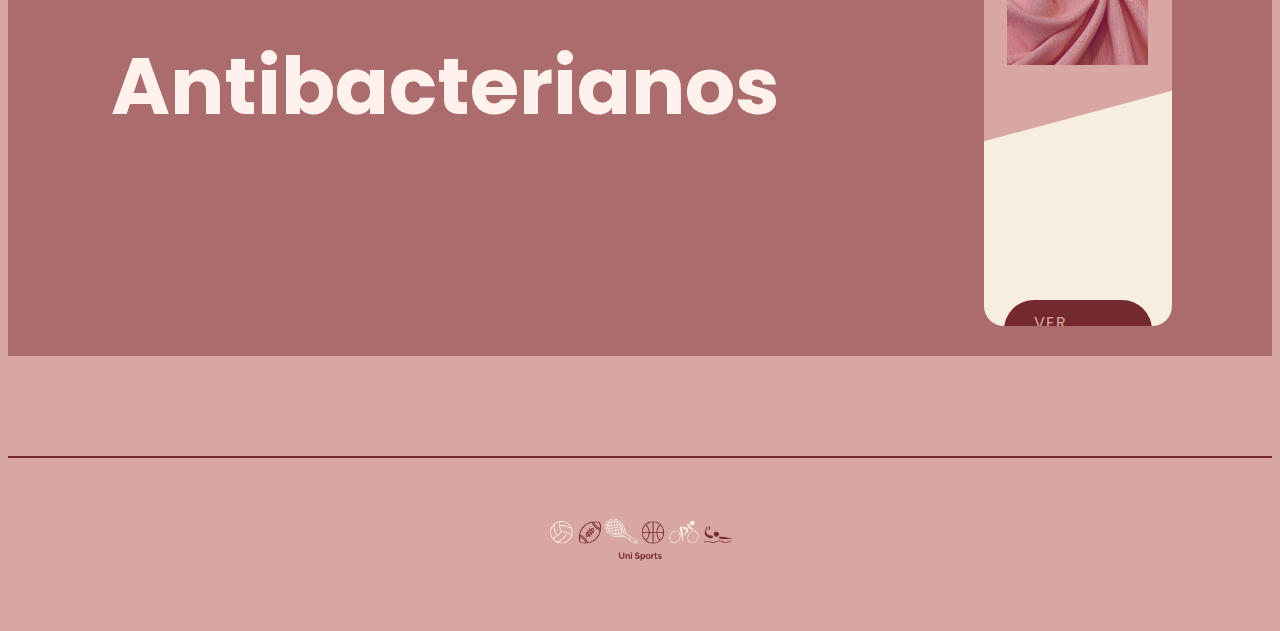
<file: Pesquisas.html>
<!DOCTYPE html>
<html lang="pt-BR">
<head>
        <meta charset="UTF-8">
        <meta name="viewport" content="width=device-width, initial-scale=1.0">
        <meta name="description" content="Roupas atlesticas para mulheres se sentirem confortaveis e empoderadas">
       <title>Uni Sports - Roupas que unem </title> 
       <link rel="icon" type="image/x-icon" href="favicon-32x32.png">
       <link rel="stylesheet" type="text/css" href="stylepesquisas.css">  

</head>
<body>

    <header class="cabeçalho">
        <img class="cabeçalho-imagem" src="Logo.png" alt="Logo Uni Esportes">
        <nav class="menu">
                 <input type="checkbox" class="menu-faketrigger"/>
     
                 <div class="menu-lines">
                     <span></span>
                     <span></span>
                     <span></span>
                 </div>
                 <ul type="none">
                   <li><a href="Sobre-nós.html">Início</a></li>
                     <li><a href="index.html">Sobre nós</a></li>
                     <li><a href="Pesquisas.html">Pesquisas</a></li> 
                     <li><a href="Causas.html">Causas</a></li>
                     <li><a href="Dados.html">Dados</a></li>
                     <li><a href="S.A.C.html">S.A.C</a></li>
                 </ul>
             </nav>
       </header>

</body>
</html>

<section class="banner" id="banner">
    <div class="content">
        <h2 id="meuTitulo" class="sublinhado">Tecidos de Compressão Inteligente</h2>
  </div>

      <div class="card" id="card">
    <div class="imgBx" >
       <img src="Compreção.png">
    </div>
    <div class="contentBx">
        <a href="Pesquisa-Comprenção.html" class="buy">Ver Pesquisa</a>
    </div>
     </div>
</section>
   
<section class="banner" id="banner">
    <div class="content">
        <h2 id="meuTitulo" class="sublinhado">Tecidos Respiráveis e Reguladores de Temperatura</h2>
  </div>

      <div class="card" id="card">
    <div class="imgBx" >
       <img src="Resistencia.png">
    </div>
    <div class="contentBx">
        <a href="Pesquisa-alta-resistencia.html" class="buy">Ver Pesquisa</a>
    </div>
     </div>
</section>
   


<section class="banner" id="banner">
    <div class="content">
        <h2 id="meuTitulo" class="sublinhado">Tecidos Anti-odor e Antibacterianos</h2>
      
  </div>
<div class="card" id="card">
    <div class="imgBx" >
       <img src="Anti-odor.png">
    </div>
    <div class="contentBx">
        <a href="Pesquisa-anti-odor.html" class="buy">Ver Pesquisa</a>
    </div>
</div>
</section>

<footer class="rodabe">
    <img class="rodabe-imagem" src="Parte-de-baixo.png">
    </footer>
</file>
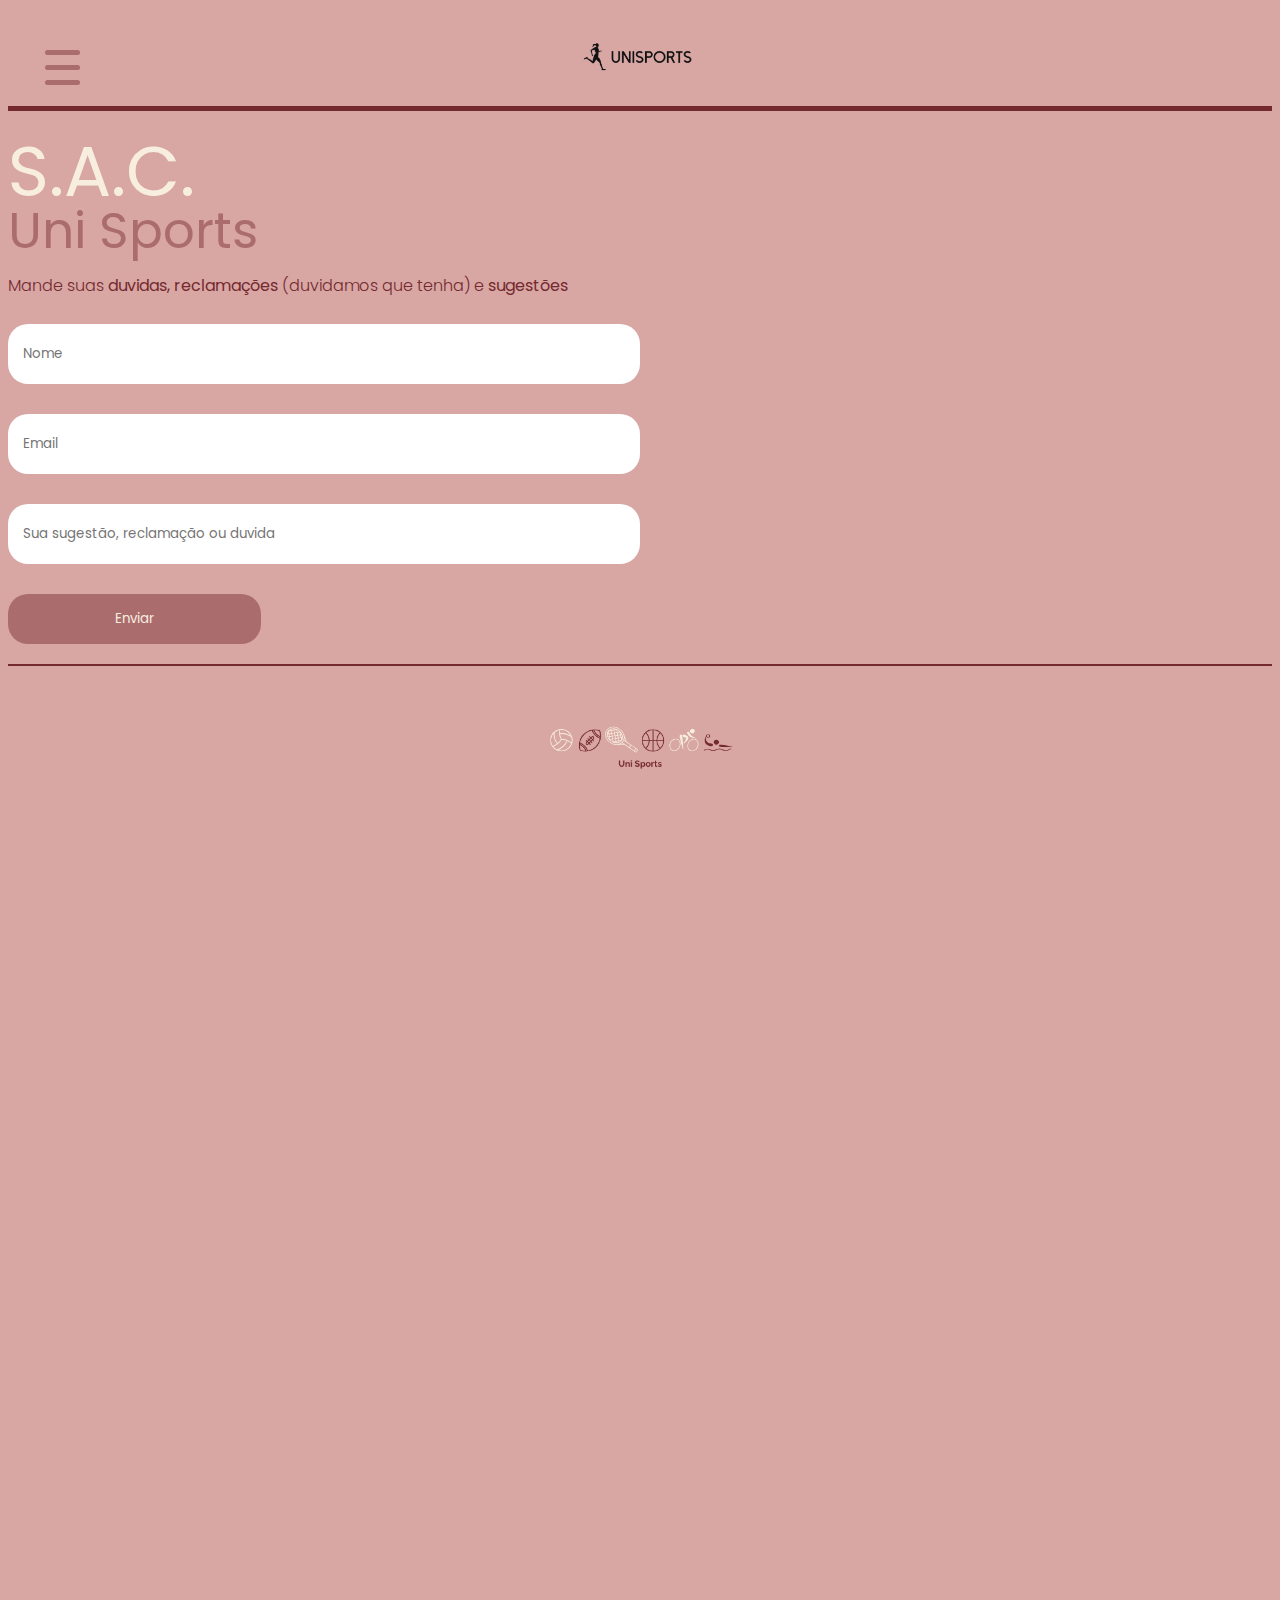
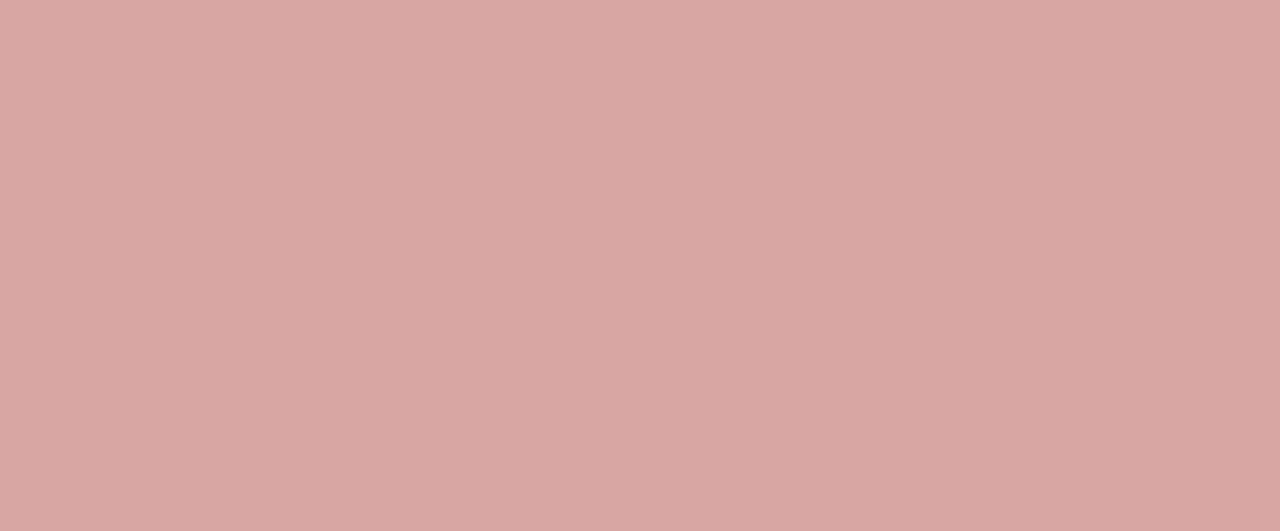
<file: S.A.C.html>
<!DOCTYPE html>
<html lang="pt-BR">
<head>
        <meta charset="UTF-8">
        <meta name="viewport" content="width=device-width, initial-scale=1.0">
        <meta name="description" content="Roupas atlesticas para mulheres se sentirem confortaveis e empoderadas">
       <title>Uni Sports - Roupas que unem </title> 
       <link rel="icon" type="image/x-icon" href="favicon-32x32.png">
       <link rel="stylesheet" type="text/css" href="style.css">  

</head>
<body class="body-2">

  <header class="cabeçalho">
   <img class="cabeçalho-imagem" src="Logo.png" alt="Logo Uni Esportes">
   <nav class="menu">
      <input type="checkbox" class="menu-faketrigger"/>

      <div class="menu-lines">
          <span></span>
          <span></span>
          <span></span>
      </div>
      <ul type="none">
         <li><a href="Sobre-nós.html">Início</a></li>
         <li><a href="index.html">Sobre nós</a></li>
          <li><a href="Pesquisas.html">Pesquisas</a></li>
          <li><a href="Causas.html">Causas</a></li>
          <li><a href="Dados.html">Dados</a></li>
          <li><a href="S.A.C.html">S.A.C</a></li>
      </ul>
  </nav>
  </header>
   
  <main class="conteudo2">
     <anside class="conteudo-pricipal2">
        <h2 class="conteudo-pricipal-escrito2" >S.A.C.</h2>
        <h2 class="conteudo-pricipal-escrito3" >Uni Sports</h2>
        <p class="conteudo-pricipal-escrito4" > Mande suas<strong class="grifar"> duvidas,</strong> <strong class="grifar">reclamações</strong> (duvidamos que tenha) e <strong class="grifar">sugestões</strong> </p>
   
     <forms>
     <form class="formulario">
        <input  type="text" placeholder="Nome">
      </form>
      <form class="formulario">
      <input  type="text" placeholder="Email">
       </form>
      <form class="formulario">
        <input  type="text" placeholder="Sua sugestão, reclamação ou duvida">
      </form>
        <form class="formulario">
        <input  type="submit" value="Enviar">
      </form>

    </forms> 
    </anside>
<article class="formulario">
    
</article>

   </main>

   <footer class="rodabe">
      <img class="rodabe-imagem" src="Parte-de-baixo.png">
      </footer>  


</body>
</html>
</file>
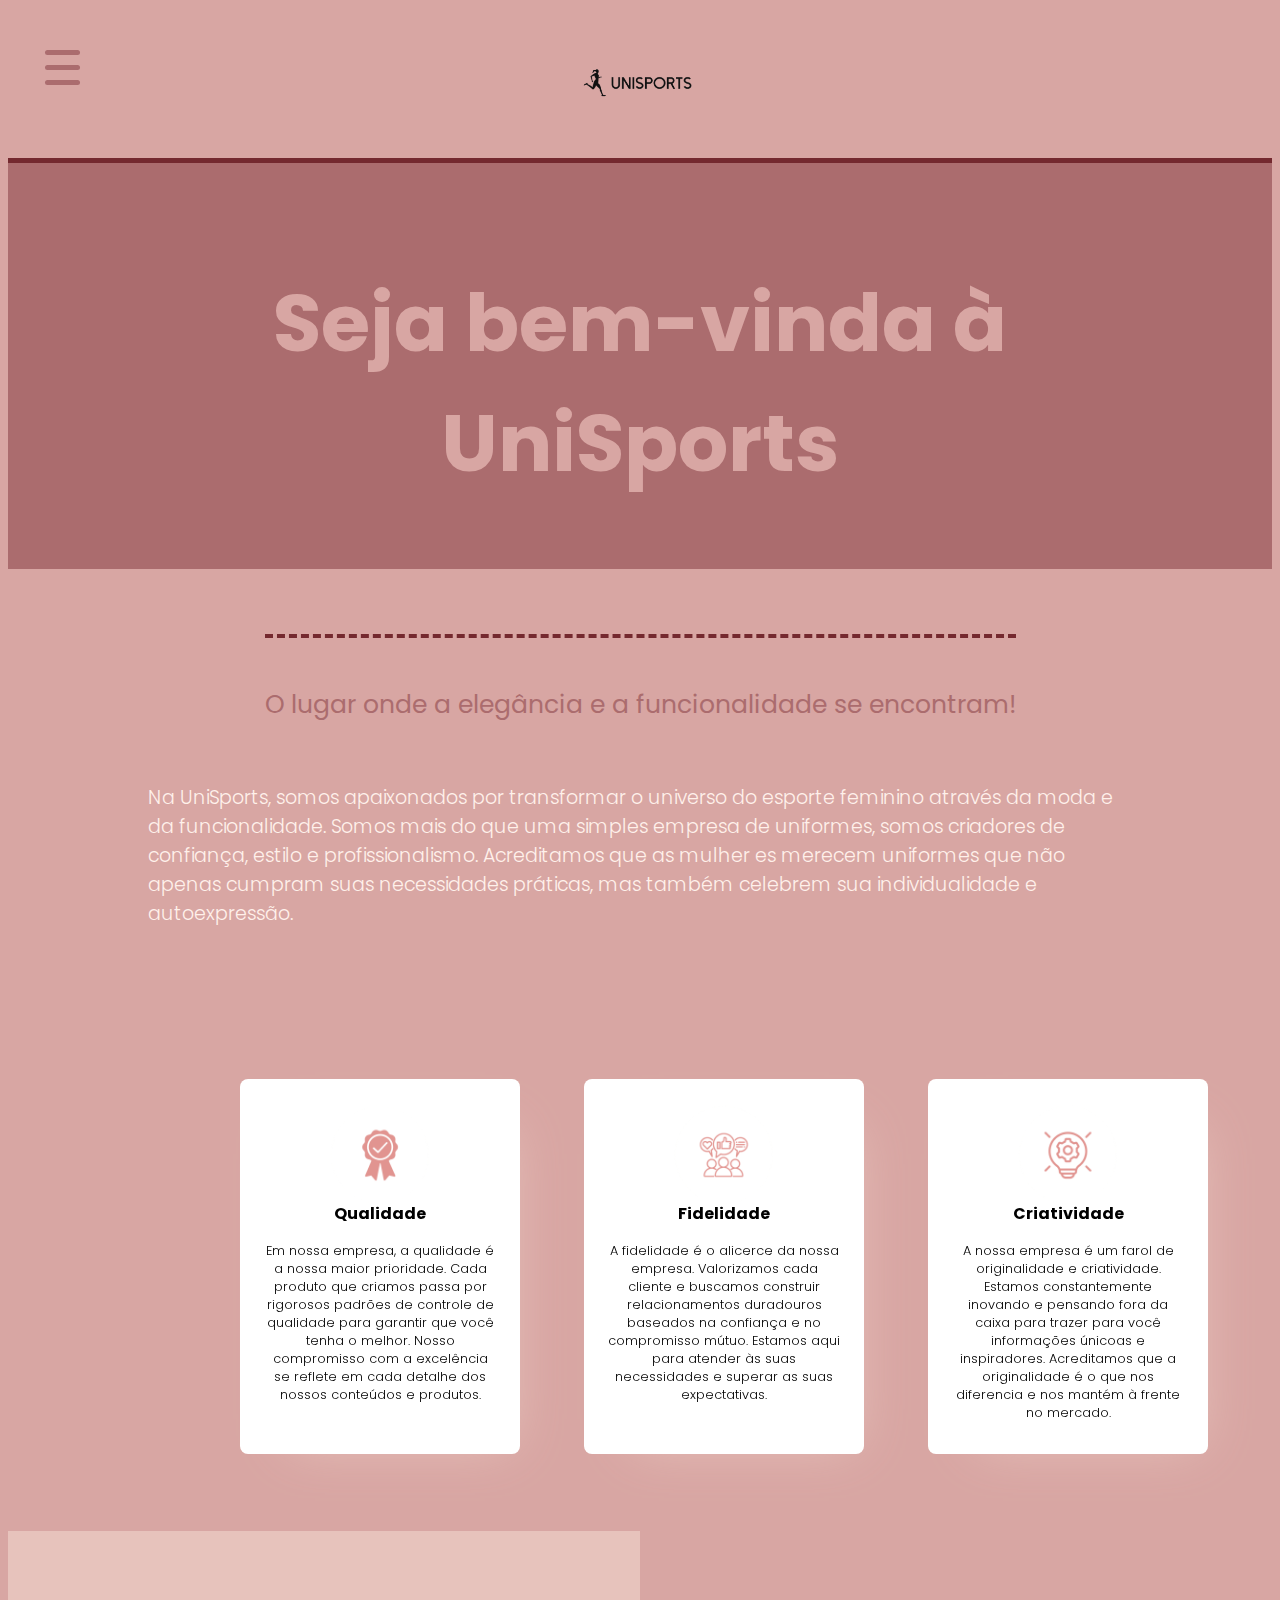
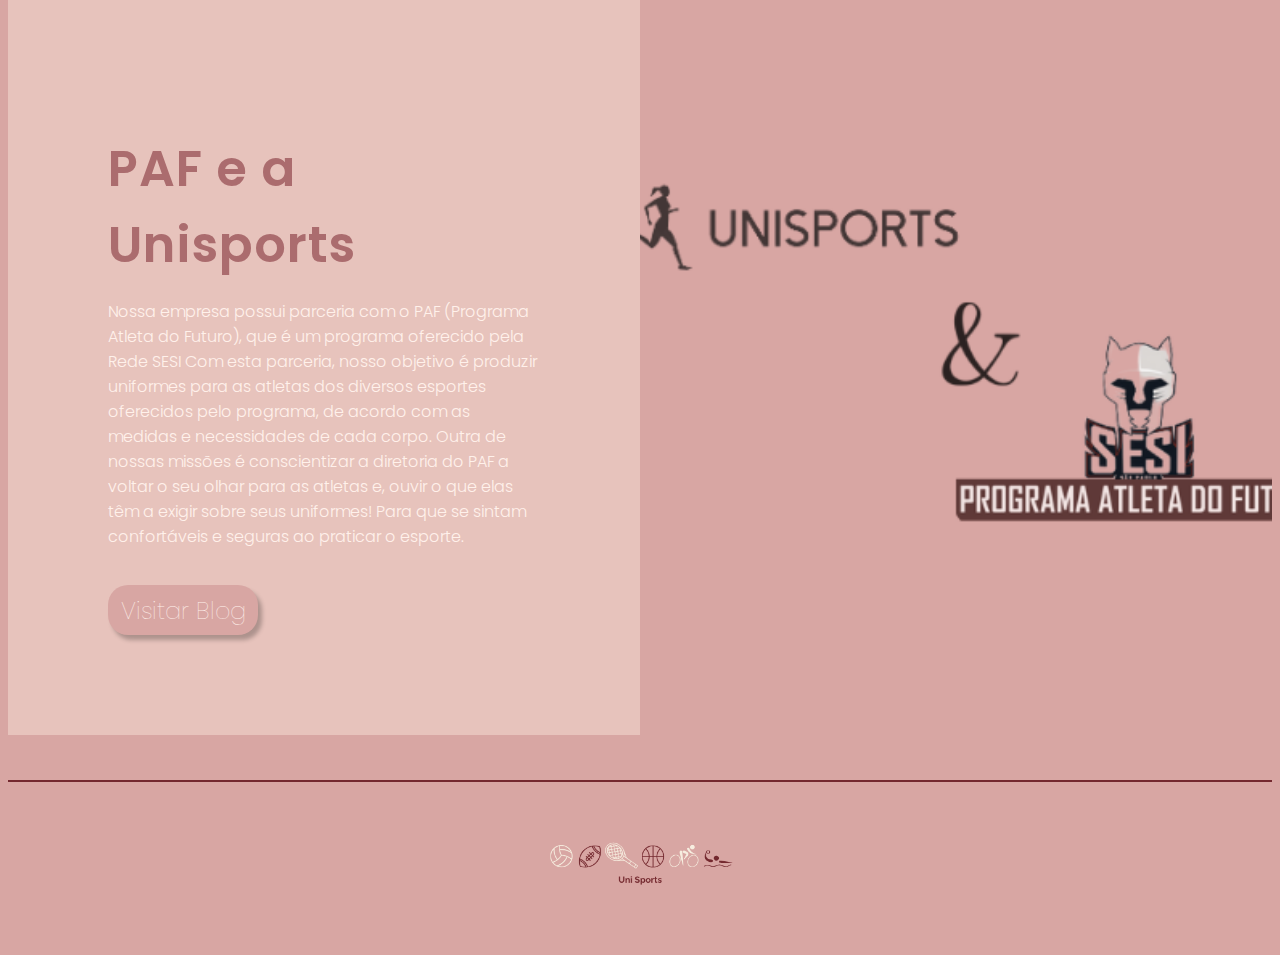
<file: Sobre-nós.html>
<!DOCTYPE html>
<html lang="pt-BR">
<head>
        <meta charset="UTF-8">
        <meta name="viewport" content="width=device-width, initial-scale=1.0">
        <meta name="description" content="Roupas atlesticas para mulheres se sentirem confortaveis e empoderadas">
       <title>Uni Sports - Roupas que unem </title>
       <link rel="icon" type="image/x-icon" href="favicon-32x32.png"> 
       <link rel="stylesheet" type="text/css" href="stylesobrenós.css">  

</head>
<body>
    <header class="cabeçalho">
        <img class="cabeçalho-imagem" src="Logo.png" alt="Logo Uni Esportes">
        <nav class="menu">
           <input type="checkbox" class="menu-faketrigger"/>
     
           <div class="menu-lines">
               <span></span>
               <span></span>
               <span></span>
           </div>
           <ul type="none">
              <li><a href="Sobre-nós.html">Início</a></li>
              <li><a href="index (2).html">Sobre nós</a></li>
               <li><a href="Pesquisas.html">Pesquisas</a></li>
               <li><a href="Causas.html">Causas</a></li>
               <li><a href="Dados.html">Dados</a></li>
               <li><a href="S.A.C.html">S.A.C</a></li>
           </ul>
       </nav>
       </header>
        

    <section class="banner" id="banner">
        <div class="content">
          <h2>Seja bem-vinda à UniSports</h2>  
        </section>
        <section class="Sobre-nós-banner-baixo">
          <h1 class="h1-Sobre-nós">O lugar onde a elegância e a funcionalidade se encontram!</h1>
          <p class="p-Sobre-nós"> Na UniSports, somos apaixonados por transformar o universo do esporte feminino através da moda e da funcionalidade. Somos mais do que uma simples empresa de uniformes, somos criadores de confiança, estilo e profissionalismo. Acreditamos que as mulher
          es merecem uniformes que não apenas cumpram suas necessidades práticas, mas também celebrem sua individualidade e autoexpressão.</p>
        </section>
        </div>
    

      <main class="cards">
        <section class="card contact">
            <div class="icon">
                <img src="Primeiro-Card.png" alt="Qualidade">
            </div>
            <h3>Qualidade</h3>
            <span>Em nossa empresa, a qualidade é a nossa maior prioridade. Cada produto que criamos passa por rigorosos
              padrões de controle de qualidade para garantir que você tenha o melhor.
              Nosso compromisso com a excelência se reflete em cada detalhe dos nossos conteúdos e produtos.</span>
        </section>
        <section class="card shop">
            <div class="icon">
                <img src="Segundo-Card.png" alt="Fidelidade">
            </div>
            <h3>Fidelidade</h3>
            <span>A fidelidade é o alicerce da nossa empresa. Valorizamos cada cliente e buscamos construir relacionamentos duradouros
              baseados na confiança e no compromisso mútuo. Estamos aqui para atender às suas necessidades e superar as suas
              expectativas.</span>
     
        </section>
        <section class="card about">
            <div class="icon">
                <img src="Terceiro-Card.png" alt="Criatividade">
            </div>
            <h3>Criatividade</h3>
            <span>A nossa empresa é um farol de originalidade e criatividade. Estamos constantemente inovando e pensando fora da caixa
              para trazer para você informações únicoas e inspiradores. Acreditamos que a originalidade é o que nos diferencia e nos
              mantém à frente no mercado.</span>
        </section>
 </main>

        <section class="PAF">
          <div class="contentBx">
           <h2 class="titulo-PAF">PAF e a Unisports</h2>
           <p>Nossa empresa possui parceria com o PAF (Programa Atleta do Futuro), que é um programa oferecido pela Rede SESI
            Com esta parceria, nosso objetivo é produzir uniformes para as atletas dos diversos esportes oferecidos pelo programa, 
            de acordo com as medidas e necessidades de cada corpo.
            Outra de nossas missões é conscientizar a diretoria do PAF a voltar o seu olhar para as atletas e, 
            ouvir o que elas têm a exigir sobre seus uniformes!
             Para que se sintam confortáveis e seguras ao praticar o esporte.</p>
            <a href="https://ce417.blogspot.com/" target="_blank">
            <button class="butão-PAF">Visitar Blog</button>
              </a>
          </div>

      <div class="imgPAF"></div>
          </div>
          </div>
        </section>
   
        <footer class="rodabe">
          <img class="rodabe-imagem" src="Parte-de-baixo.png">
          </footer>  

</body>
</html>
</file>
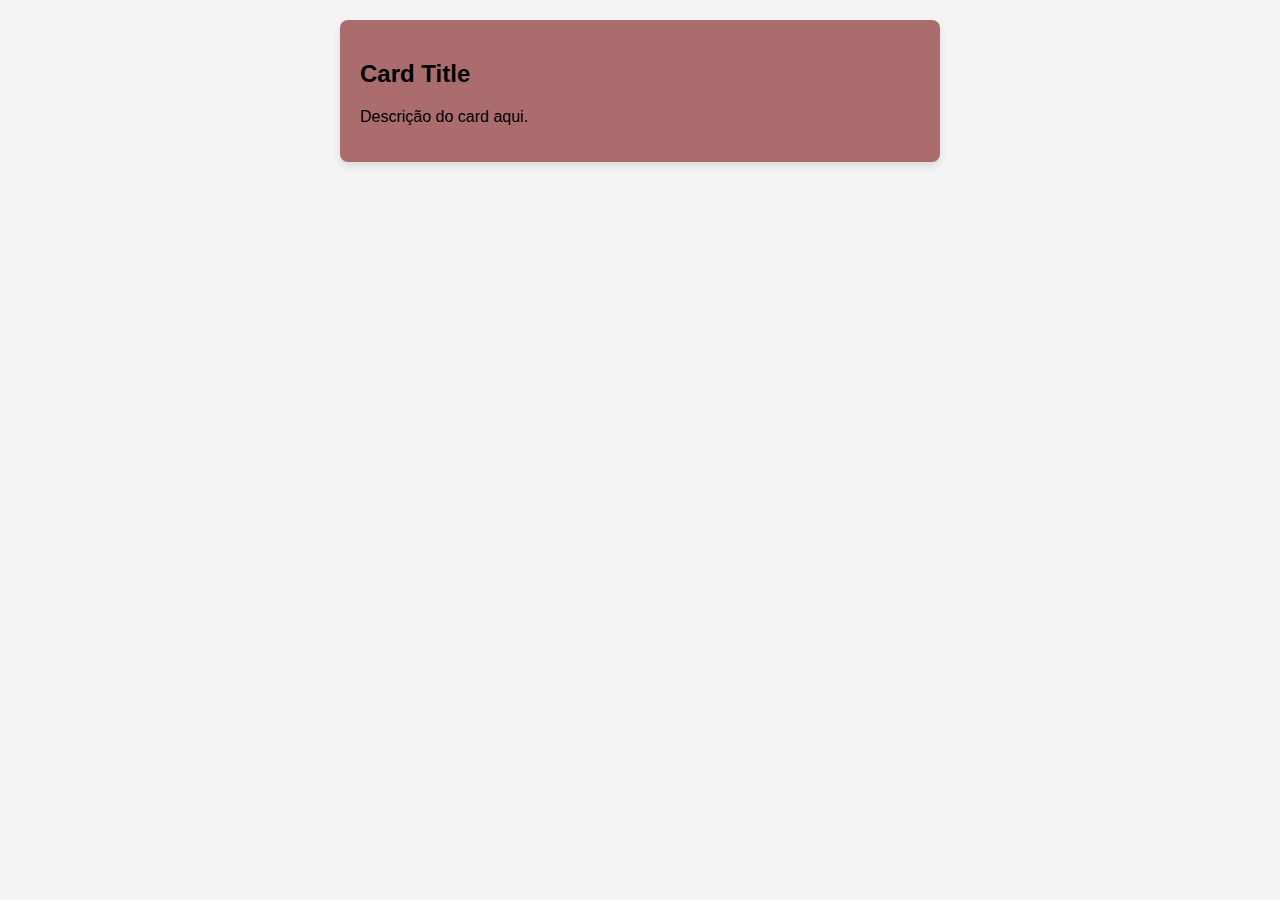
<file: teste.html>
<!DOCTYPE html>
<html lang="en">
<head>
  <meta charset="UTF-8">
  <meta name="viewport" content="width=device-width, initial-scale=1.0">
  <style>
    body {
      font-family: Arial, sans-serif;
      margin: 0;
      padding: 0;
      background-color: #f4f4f4;
    }

    .card {
      width: 600px;
      margin: 20px auto;
      background-color: #ab6c6e; /* Cor adicionada aqui */
      border-radius: 8px;
      box-shadow: 0 4px 8px rgba(0, 0, 0, 0.1);
      overflow: hidden;
    }

    .content {
      padding: 20px;
    }
  </style>
</head>
<body>

<div class="card">
  <div class="content">
    <h2>Card Title</h2>
    <p>Descrição do card aqui.</p>
  </div>
</div>

</body>
</html>
</file>
<file: style.css>
@import url('https://fonts.googleapis.com/css2?family=Poppins:wght@500&display=swap');
@import url('https://fonts.googleapis.com/css2?family=Poppins:wght@600&display=swap');



* {
    margin: 5;
    padding: 0;
    box-sizing: border-box;
    font-family: 'Poppins', sans-serif;
}

body {
  font-size: 100%;
  background: #D8A6A3;

}

.cabeçalho{
 display: flex;
flex-direction: row;
align-items: center;
justify-content: space-around;
padding: 24px;
}

.cabeçalho-imagem{
    height: 50px;
    
}


/* MENU */
nav.menu {
    position: absolute;
    left: 45px;
    top: 50px;
}
.menu .menu-faketrigger {
    position: absolute;
    z-index: 1000;
    width: 35px;
    height: 35px;
    opacity: 0;
    cursor: pointer;
}
.menu .menu-lines {
    position: absolute;
    z-index: 999;
    width: 35px;
    height: 35px;
}
.menu .menu-lines span {
    display: block;
    width: 35px;
    height: 5px;
    margin-bottom: 10px;
    background-color: #ab6c6e;
    border-radius: 3px;
    transition: all ease .3s;
}
.menu .menu-faketrigger:checked ~.menu-lines span {
    background-color: #ab6c6e;
}
.menu .menu-faketrigger:checked ~.menu-lines span:nth-child(1) {
    transform-origin: 0% 0%;
    transform: rotate(45deg) scaleX(1.25);
}
.menu .menu-faketrigger:checked ~.menu-lines span:nth-child(2) {
    opacity: 0;
}
.menu .menu-faketrigger:checked ~.menu-lines span:nth-child(3) {
    transform-origin: 0% 100%;
    transform: rotate(-45deg) scaleX(1.25);
}
.menu ul {
    position: absolute;
    z-index: 998;
    left: -50px;
    top: -85px;
    width: 283px;
    height: calc(250vh - 100px);
    padding-top: 100px;
    background-color: #D8A6A3;
    margin-left: -300px;
    transition: all ease .3s;
    box-shadow: 0.5px 0.5px 2px 0.5px rgba(0, 0, 0, 0.15);
}
.menu .menu-faketrigger:checked ~ ul {
    margin-left: 0;
}
.menu ul li {
    padding: 10px 30px;
}
.menu ul li a {
    position: relative;
    font-family: 'Poppins', sans-serif;
    text-decoration: none;
    color: #fff1eb;
    font-size: 30px;
    left: 50px;
    top: 30px;
    transition: 0.3s;
}
.menu ul li a:hover {
    color:  #74292F;
}
/*FIM DO MENU*/
* {
    margin: 5;
    padding: 0;
    box-sizing: border-box;
    font-family: 'Poppins', sans-serif;
}

p
{
    font-weight: 300;
    color:#fff1eb
    
}
.banner
{ 
    position: relative;
    width: 100%;
    min-height: 100%;
    display: flex;
    justify-content: center;
    align-items: center;
    background-color: #ab6c6e;
    background-size: cover;
}

.banner .content {
    max-width: 900px;
    text-align: center;
}

.banner .content h2
{
font-size: 5em;
color:#fff1eb

}
.banner .content p {
    margin-bottom: 10%;
}



.conteudo-secundario{
    display: flex;
    flex-direction: column;
    align-items: center;
    gap: 24px;
    margin-top: 48px;
}

.conteudo-secundario-titulo{
    border-top: 3px solid #74292F;
    padding-top: 28px;
    font-family: 'Poppins', sans-serif;
    font-weight: 300;
    text-align: left;
    font-size: 48px;
    margin-bottom: 10px;
    color:#ab6c6e

   
    
}
/*1*/
.conteudo-secundario-paragrafo{
    font-family: 'Paytone One', sans-serif;
    font-weight: 100;
    color: #fff1eb;
    border-left: 4px solid #74292F;
    border-right: 4px solid #74292F;
    
}

.conteudo-terceario-titulo{
    border-top: 3px solid #74292F;
    padding-top: 28px;
    font-family: 'Poppins', sans-serif;
    font-weight: 300;
    text-align: left;
    font-size: 48px;
    margin-bottom: 10px;
    color: #ab6c6e;

}
/*2*/
.conteudo-terceario-paragrafo{
    font-family: 'Raleway', sans-serif;
    font-weight: 100;
    color: #fff1eb;
    border-left: 5px solid #74292F;
    border-right: 5px solid #74292F;

}
/*3*/
.conteudo-terceario-paragrafo1{
   font-family: 'Poppins', sans-serif;
   font-weight: 100;
   color: #fff1eb;
   border-left: 5px solid #74292F;
   border-right: 5px solid #74292F;
}

.conteudo-quartenario-titulo{
    border-top: 2px solid #74292F;
    padding-top: 28px;
    font-family: 'Paytone One', sans-serif;
    font-weight: 300;
    text-align: left;
    font-size: 48px;
    margin-bottom: 10px;
    color:#ab6c6e

}
/*4*/
.conteudo-quartenario-paragrafo1{
    font-family: 'Raleway', sans-serif;
    font-weight: 100;
    color: #fff1eb;
    border-left: 6px solid #74292F;
    border-right: 6px solid #74292F;

}
/*5*/
.conteudo-quartenario-paragrafo{  font-family: 'Raleway', sans-serif;
    font-weight: 100;
    color: #fff1eb;
    border-left: 6px solid #74292F;
    border-right: 6px solid #74292F;

}

.rodabe{
    padding: 50px;
    border-top: 2px solid #74292F;
}

.rodabe-imagem{
    height: 65px;
    display: block ;
    margin: 0 auto
}

/*Pagina (SAC DIGITAL)*/
.conteudo2 {
    border-top: 05px solid #74292F;
}

.body-2{
    font-family:'Poppins', sans-serif; 
   
}

.conteudo-pricipal-escrito2{
    max-width: 1200px;
    margin-top:60px;
    font-size: 70px;
    font-family: 'Poppins', sans-serif;
    font-weight: 400;
    line-height: 1px;
    color: #F7EEE0;
}

.conteudo-pricipal-escrito3{
    font-size: 50px;
    font-family: 'Poppins', sans-serif;
    font-weight: 400;
    line-height: 1px;
    color: #ab6c6e;

}

.conteudo-pricipal-escrito4{
    font-family: 'Poppins', sans-serif;
    color:#74292F

}
.formulario {
    margin-bottom: 20px;
  
}

input{
margin-top: 10px;
height: 60px;
width: 50%;
padding: 15px;
border-radius: 20px;
border: none;
}

    form [type="submit"]{
height: 50px;
width: 20%;
background-color:#ab6c6e ;
color: #F7EEE0

    }
</file>
<file: stylecausa.css>
@import url('https://fonts.googleapis.com/css2?family=Poppins:wght@500&display=swap');
@import url('https://fonts.googleapis.com/css2?family=Poppins:wght@600&display=swap');



* {
    margin: 5;
    padding: 0;
    box-sizing: border-box;
    font-family: 'Poppins', sans-serif;
}

body {
  font-size: 100%;
  background: #D8A6A3;

}

.cabeçalho{
 display: flex;
flex-direction: row;
align-items: center;
justify-content: space-around;
padding: 24px;
}

.cabeçalho-imagem{
    height: 50px;
    
}


/* MENU */
nav.menu {
    position: absolute;
    left: 45px;
    top: 50px;
}
.menu .menu-faketrigger {
    position: absolute;
    z-index: 1000;
    width: 35px;
    height: 35px;
    opacity: 0;
    cursor: pointer;
}
.menu .menu-lines {
    position: absolute;
    z-index: 999;
    width: 35px;
    height: 35px;
}
.menu .menu-lines span {
    display: block;
    width: 35px;
    height: 5px;
    margin-bottom: 10px;
    background-color: #ab6c6e;
    border-radius: 3px;
    transition: all ease .3s;
}
.menu .menu-faketrigger:checked ~.menu-lines span {
    background-color: #ab6c6e;
}
.menu .menu-faketrigger:checked ~.menu-lines span:nth-child(1) {
    transform-origin: 0% 0%;
    transform: rotate(45deg) scaleX(1.25);
}
.menu .menu-faketrigger:checked ~.menu-lines span:nth-child(2) {
    opacity: 0;
}
.menu .menu-faketrigger:checked ~.menu-lines span:nth-child(3) {
    transform-origin: 0% 100%;
    transform: rotate(-45deg) scaleX(1.25);
}
.menu ul {
    position: absolute;
    z-index: 998;
    left: -50px;
    top: -85px;
    width: 283px;
    height: calc(250vh - 100px);
    padding-top: 100px;
    background-color: #D8A6A3;
    margin-left: -300px;
    transition: all ease .3s;
    box-shadow: 0.5px 0.5px 2px 0.5px rgba(0, 0, 0, 0.15);
}
.menu .menu-faketrigger:checked ~ ul {
    margin-left: 0;
}
.menu ul li {
    padding: 10px 30px;
}
.menu ul li a {
    position: relative;
    font-family: 'Poppins', sans-serif;
    text-decoration: none;
    color: #F7EEE0;
    font-size: 30px;
    left: 50px;
    top: 30px;
    transition: 0.3s;
}
.menu ul li a:hover {
    color:  #74292F;
}
/*FIM DO MENU*/
* {
    margin: 5;
    padding: 0;
    box-sizing: border-box;
    font-family: 'Poppins', sans-serif;
}


* {
    margin: 5;
    padding: 0;
    box-sizing: border-box;
    font-family: 'Poppins', sans-serif;

}


.banner
{ 
    position: relative;
    width: 100%;
    min-height: 100%;
    display: flex;
    justify-content: center;
    align-items: center;
    background-color: #ab6c6e;
    background-size: cover;
}

.banner .content {
    max-width: 900px;
    text-align: center;
}

.banner .content h2
{
font-size: 5em;
color:#F7EEE0

}
.banner .content p {
    margin-bottom: 10%;
    color:#fff1eb
}

/*course*/

.course{
    width: 80%;
    margin: auto;
    text-align: center;
    padding-top: 100px;

}

h1 {
    font-size: 36px;
    font-weight: 600;
    color:#fff1eb;
}

.row{
    margin-top: 5%;
    display: flex;
    justify-content: space-between;
}

.course-col{
    flex-basis: 31%;
    background: #ab6c6e;
    border-radius: 10px;
    padding: 20px 12px;
    box-sizing: border-box;
    transition: 0.5s;
    height: 350px; /* Define a altura desejada */
}

h3{
    text-align: center;
    font-weight: 600;
    margin: 10;
    margin-bottom: 40px;
}


.course-col:hover {
    box-shadow: 0 0 20px 12px #F7EEE0;

}

/*Conzientizar*/

.banner-2
{ 
    position: relative;
    width: 100%;
    min-height: 100%;
    display: flex;
    justify-content: center;
    align-items: center;
    margin-top: 50px;
    background-color: #ab6c6e;
    background-size: cover;
}
.banner-2 .content-2 {
    margin-bottom: 100px;
}

.conscientizar{
    margin-top: 100px;
}

.container{
    display: flex;
    max-width: 1400px;
    margin: auto;
}


.tex-conscientizar{
  font-family: 'Poppins',sans-serif;  
}

.divisão {
    padding: 40px;
}

.img-conscientizar>img {
    width: 30rem;
    border-radius: 10px;
    box-shadow : rgba(0, 0, 0, 0.24) 0px 3px 8px;
}

.buy
{
font-family: 'Poppins', sans-serif;
position:relative;
top: 40px;
opacity: 0px;
padding: 10px 30px;
margin-left: 130px;
color: #D8A6A3;
text-decoration: none;
background: #74292F;
border-radius: 30px;
letter-spacing: 1px;

}

.rodabe{
    padding: 50px;
    border-top: 2px solid #74292F;
    margin-top: 50em;
}

.rodabe-imagem{
    height: 65px;
    display: block ;
    margin: 0 auto
}
</file>
<file: styleconscientização.css>
@import url('https://fonts.googleapis.com/css2?family=Poppins:wght@500&display=swap');
@import url('https://fonts.googleapis.com/css2?family=Poppins:wght@600&display=swap');



* {
    margin: 5;
    padding: 0;
    box-sizing: border-box;
    font-family: 'Poppins', sans-serif;
}

body {
  font-size: 100%;
  background: #D8A6A3;

}

.cabeçalho{
 display: flex;
flex-direction: row;
align-items: center;
justify-content: space-around;
padding: 24px;
}

.cabeçalho-imagem{
    height: 50px;
    
}


/* MENU */
nav.menu {
    position: absolute;
    left: 45px;
    top: 50px;
}
.menu .menu-faketrigger {
    position: absolute;
    z-index: 1000;
    width: 35px;
    height: 35px;
    opacity: 0;
    cursor: pointer;
}
.menu .menu-lines {
    position: absolute;
    z-index: 999;
    width: 35px;
    height: 35px;
}
.menu .menu-lines span {
    display: block;
    width: 35px;
    height: 5px;
    margin-bottom: 10px;
    background-color: #ab6c6e;
    border-radius: 3px;
    transition: all ease .3s;
}
.menu .menu-faketrigger:checked ~.menu-lines span {
    background-color: #ab6c6e;
}
.menu .menu-faketrigger:checked ~.menu-lines span:nth-child(1) {
    transform-origin: 0% 0%;
    transform: rotate(45deg) scaleX(1.25);
}
.menu .menu-faketrigger:checked ~.menu-lines span:nth-child(2) {
    opacity: 0;
}
.menu .menu-faketrigger:checked ~.menu-lines span:nth-child(3) {
    transform-origin: 0% 100%;
    transform: rotate(-45deg) scaleX(1.25);
}
.menu ul {
    position: absolute;
    z-index: 998;
    left: -50px;
    top: -85px;
    width: 283px;
    height: calc(250vh - 100px);
    padding-top: 100px;
    background-color: #D8A6A3;
    margin-left: -300px;
    transition: all ease .3s;
    box-shadow: 0.5px 0.5px 2px 0.5px rgba(0, 0, 0, 0.15);
}
.menu .menu-faketrigger:checked ~ ul {
    margin-left: 0;
}
.menu ul li {
    padding: 10px 30px;
}
.menu ul li a {
    position: relative;
    font-family: 'Poppins', sans-serif;
    text-decoration: none;
    color: #F7EEE0;
    font-size: 30px;
    left: 50px;
    top: 30px;
    transition: 0.3s;
}
.menu ul li a:hover {
    color:  #74292F;
}
/*FIM DO MENU*/

* {
    margin: 5;
    padding: 0;
    box-sizing: border-box;
    font-family: 'Poppins', sans-serif;
}


* {
    margin: 5;
    padding: 0;
    box-sizing: border-box;
    font-family: 'Poppins', sans-serif;

}


.banner
{ 
    position: relative;
    width: 100%;
    min-height: 100%;
    display: flex;
    justify-content: center;
    align-items: center;
    background-color: #ab6c6e;
    background-size: cover;
}

.banner .content {
    max-width: 900px;
    text-align: center;
}

.banner .content h2
{
font-size: 5em;
color:#F7EEE0

}
.banner .content p {
    margin-bottom: 10%;
    color:#fff1eb
}
.conteudo-primario-paragrafos {
    display: flex;
  
}

.conteudo-primario-texto1{
    margin-top: 70px;
    margin-left: 70px; 
    margin-right: 70px;
}



.conteudo-primario-texto2 {
    width: 50%;
    border: 7px solid #ab6c6e;
    border-radius: 10px;
    padding: 10px;
    margin: 40px;
    margin-top: 50px;
    margin-right: 0px;
    margin-bottom: 40px;
}

.topicos-primarios{
    margin-left: 290px;
}

.lado-a-lado{
    display: flex;
}

.PAF1, .PAF2{
    width: 50%;
    padding: 10px;
    margin: 5px;
}


.PAF1, .PAF2{
    width: 100%;
    margin-top: 90px;
    display: flex;
    margin-bottom: 45px;
    margin-left: 0px;
}

.PAF1, .PAF2 .contentBx{
    background: #E7C3BC;
    padding: 100px;
    width: 50%;
}


.titulo-PAF1{
    color:#ab6c6e;
    font-size:30px;
    font-weight: 600;
    letter-spacing: 1px;
    margin-bottom: 15px;

}

.texto-PAF1{
    color: #ab6c6e;
}

.titulo-PAF2{
    color:#ab6c6e;
    font-size:17px;
    font-weight: 600;
    letter-spacing: 1px;
    margin-bottom: 15px;

}

.hidden-text {
    display: none; /* Inicialmente, o texto está oculto */
  }

  h2:hover + .hidden-text {
    display: block; /* Quando houver um hover no h2, o texto oculto aparecerá */
  }

  .PAF3, .PAF4{
    width: 50%;
    padding: 10px;
    margin: 5px;
}


.PAF3, .PAF4{
    width: 100%;
    margin-top: 15px;
    display: flex;
    margin-bottom: 45px;
    margin-left: 0px;
}

.PAF3, .PAF4 .contentBx{
    background: #ab6c6e;
    padding: 100px;
    width: 50%;
}


.titulo-PAF3{
    color:#E7C3BC;
    font-size:30px;
    font-weight: 600;
    letter-spacing: 1px;
    margin-bottom: 15px;

}

.texto-PAF3{
    color:#E7C3BC ;
}

.titulo-PAF4{
    color:#E7C3BC;
    font-size:17px;
    font-weight: 600;
    letter-spacing: 1px;
    margin-bottom: 15px;

}

.banner-visi
{ 
    position: relative;
    margin-top: 30px;
    margin-bottom: 50px;
    width: 100%;
    min-height: 100%;
    display: flex;
    justify-content: center;
    align-items: center;
    background-color: #ab6c6e;
    background-size: cover;
}


.banner-visi .content {
    max-width: 900px;
    text-align: center;
}

.banner-visi .content h2
{
font-size: 5em;
color:#F7EEE0

}
.banner-visi .content p {
    margin-bottom: 10%;
    color:#fff1eb
}

.rodabe{
    padding: 50px;
    border-top: 2px solid #74292F;
}

.rodabe-imagem{
    height: 65px;
    display: block ;
    margin: 0 auto
}
</file>
<file: styledados.css>
@import url('https://fonts.googleapis.com/css2?family=Poppins:wght@500&display=swap');
@import url('https://fonts.googleapis.com/css2?family=Poppins:wght@600&display=swap');



* {
    margin: 5;
    padding: 0;
    box-sizing: border-box;
    font-family: 'Poppins', sans-serif;
}

body {
  font-size: 100%;
  background: #D8A6A3;

}

.cabeçalho{
 display: flex;
flex-direction: row;
align-items: center;
justify-content: space-around;
padding: 24px;
}

.cabeçalho-imagem{
    height: 50px;
    
}


/* MENU */
nav.menu {
    position: absolute;
    left: 45px;
    top: 50px;
}
.menu .menu-faketrigger {
    position: absolute;
    z-index: 1000;
    width: 35px;
    height: 35px;
    opacity: 0;
    cursor: pointer;
}
.menu .menu-lines {
    position: absolute;
    z-index: 999;
    width: 35px;
    height: 35px;
}
.menu .menu-lines span {
    display: block;
    width: 35px;
    height: 5px;
    margin-bottom: 10px;
    background-color: #ab6c6e;
    border-radius: 3px;
    transition: all ease .3s;
}
.menu .menu-faketrigger:checked ~.menu-lines span {
    background-color: #ab6c6e;
}
.menu .menu-faketrigger:checked ~.menu-lines span:nth-child(1) {
    transform-origin: 0% 0%;
    transform: rotate(45deg) scaleX(1.25);
}
.menu .menu-faketrigger:checked ~.menu-lines span:nth-child(2) {
    opacity: 0;
}
.menu .menu-faketrigger:checked ~.menu-lines span:nth-child(3) {
    transform-origin: 0% 100%;
    transform: rotate(-45deg) scaleX(1.25);
}
.menu ul {
    position: absolute;
    z-index: 998;
    left: -50px;
    top: -85px;
    width: 283px;
    height: calc(250vh - 100px);
    padding-top: 100px;
    background-color: #D8A6A3;
    margin-left: -300px;
    transition: all ease .3s;
    box-shadow: 0.5px 0.5px 2px 0.5px rgba(0, 0, 0, 0.15);
}
.menu .menu-faketrigger:checked ~ ul {
    margin-left: 0;
}
.menu ul li {
    padding: 10px 30px;
}
.menu ul li a {
    position: relative;
    font-family: 'Poppins', sans-serif;
    text-decoration: none;
    color: #fff1eb;
    font-size: 30px;
    left: 50px;
    top: 30px;
    transition: 0.3s;
}
.menu ul li a:hover {
    color:  #74292F;
}
/*FIM DO MENU*/

.banner
{ 
    position: relative;
    width: 100%;
    min-height: 100%;
    display: flex;
    justify-content: center;
    align-items: center;
    background-color: #ab6c6e;
    background-size: cover;
}

.banner .content {
    max-width: 900px;
    text-align: center;
}

.banner .content h1
{
font-size: 2em;
color:#fff1eb;
align-items: center;
margin-top: 0px;

}
.banner .content p {
    margin-bottom: 10%;
    font-size: 20px;
}

h2 {

    font-size: 5em;
    color: #fff1eb; 
    position: relative;
    align-items: center;
    margin-top: 100px;
}


.about-us {
    margin-top: 30px;
    margin-bottom: 150px;
    width: 100%; 
}

.container {
    display: flex;
    max-width: 1400px;
    margin: auto;
    align-items: center;
    padding-top: 100px;

}

.text-about {
    font-family: 'Poppins', sans-serif;
    
}

.divisao {
    padding: 50px;
}

.img-about>img {
    width: 25rem;
    border-radius: 10px;
}

.text-about {
    color: #fff1eb;
}

.text-about>h1 {
    color: #74292F;
}

.about-text1 {
    margin-top: 20px;
    margin-bottom: 30px;
    
}

.strong{
    color:#74292F
}

.Dados-Mensal{
    text-align: center;
    border-bottom: 5px dashed #74292F; 
    border-top: 5px dashed #74292F ;
}

.Dados-Mensal>h2{
    margin-top: 7px;
    margin-bottom: 2px;
}

.Dados-Mensal>h1{
    color: #ab6c6e;
}

.img-BI{
    border: 3px dashed #74292F; /* Cor e largura da borda (pode ser ajustada conforme necessário) */
    display: inline-block; /* Isso faz com que a borda se ajuste ao redor da imagem */
    overflow: hidden; /* Garante que a borda não vaze para fora da imagem */
    margin-top: 45px;
    margin-left: 200px;

}

.img-BI>img {
    width: 70rem;
    border-radius: 10px;
}
 
.testimonials{
    padding: 40px 0;
    background: #ab6c6e;
    color: #fff1eb;
    text-align: center;
    margin-top: 60px;
    margin-bottom: 40px;
}

.inner{
    max-width: 1200px;
    margin: auto;
    overflow: hidden;
    padding: 0 20px;
}

.border{
    width: 160px;
    height: 5px;
    background: #74292F;
    margin: 26px auto;
}

.row{
    display: flex;
    flex-wrap: wrap;
    justify-content: center;
}

.col{
    flex: 33.33%;
    max-width: 33.33%;
    box-sizing: border-box;
    padding: 15px;
}

.testimonial{
    background:#D8A6A3;
    padding: 30px;
}

.testimonial img{
    width: 100px;
    height: 100px;
    border-radius: 50%;
}

.name{
    font-size: 20px;
    text-transform: uppercase;
    margin: 20px 0;
}

.rodabe{
    padding: 50px;
    border-top: 2px solid #74292F;
}

.rodabe-imagem{
    height: 65px;
    display: block ;
    margin: 0 auto
}
</file>
<file: stlyecomprenção.css>
@import url('https://fonts.googleapis.com/css2?family=Poppins:wght@500&display=swap');
@import url('https://fonts.googleapis.com/css2?family=Poppins:wght@600&display=swap');

* {
    margin: 5;
    padding: 0;
    box-sizing: border-box;
    font-family: 'Poppins', sans-serif;
}

body {
  font-size: 100%;
  background: #D8A6A3;

}

.cabeçalho{
  display: flex;
 flex-direction: row;
 align-items: center;
 justify-content: space-around;
 padding: 24px;
 }
 
 .cabeçalho-imagem{
     height: 50px;
     
 }
 
 /* MENU */
 nav.menu {
     position: absolute;
     left: 45px;
     top: 50px;
 }
 .menu .menu-faketrigger {
     position: absolute;
     z-index: 1000;
     width: 35px;
     height: 35px;
     opacity: 0;
     cursor: pointer;
 }
 .menu .menu-lines {
     position: absolute;
     z-index: 999;
     width: 35px;
     height: 35px;
 }
 .menu .menu-lines span {
     display: block;
     width: 35px;
     height: 5px;
     margin-bottom: 10px;
     background-color: #ab6c6e;
     border-radius: 3px;
     transition: all ease .3s;
 }
 .menu .menu-faketrigger:checked ~.menu-lines span {
     background-color: #ab6c6e;
 }
 .menu .menu-faketrigger:checked ~.menu-lines span:nth-child(1) {
     transform-origin: 0% 0%;
     transform: rotate(45deg) scaleX(1.25);
 }
 .menu .menu-faketrigger:checked ~.menu-lines span:nth-child(2) {
     opacity: 0;
 }
 .menu .menu-faketrigger:checked ~.menu-lines span:nth-child(3) {
     transform-origin: 0% 100%;
     transform: rotate(-45deg) scaleX(1.25);
 }
 .menu ul {
     position: absolute;
     z-index: 998;
     left: -50px;
     top: -85px;
     width: 283px;
     height: calc(250vh - 100px);
     padding-top: 100px;
     background-color: #D8A6A3;
     margin-left: -300px;
     transition: all ease .3s;
     box-shadow: 0.5px 0.5px 2px 0.5px rgba(0, 0, 0, 0.15);
 }
 .menu .menu-faketrigger:checked ~ ul {
     margin-left: 0;
 }
 .menu ul li {
     padding: 10px 30px;
 }
 .menu ul li a {
     position: relative;
     font-family: 'Poppins', sans-serif;
     text-decoration: none;
     color: #fff1eb;
     font-size: 30px;
     left: 50px;
     top: 30px;
     transition: 0.3s;
 }
 .menu ul li a:hover {
     color:  #74292F;
 }

/*fim do menu*/

.about-us {
    margin-top: 30px;
    margin-bottom: 150px;
    width: 100%; 
}

.container {
    display: flex;
    max-width: 1400px;
    margin: auto;
    align-items: center;
    padding-top: 100px;
 background-color: #ab6c6e;
 border-radius: 1%;
}

.text-about {
    font-family: 'Poppins', sans-serif;
    
}

.divisao {
    padding: 20px;
}

.img-about>img {
    width: 25rem;
    border-radius: 10px;
}

.text-about {
    color: #fff1eb;
    margin-left: 40px;
}

.text-about>h1 {
    color: #74292F;
}

.about-text1 {
    margin-top: 20px;
    margin-bottom: 30px;
    margin-left: 30px;
    
}

.gallery {
  display: flex;
  flex-wrap: wrap;
  width: 200em;
  margin: 20px auto;
  border-radius: 8px;
  box-shadow: 0 4px 8px rgba(0, 0, 0, 0.1);
  overflow: hidden;
  margin-right: 40px;
  margin-bottom: 90px;
}


  .gallery img{
  width: 50%;
  height: auto;
  box-sizing: border-box;
  border: 3px solid #74292F; /* Adiciona uma borda branca para separar as imagens */
}

.content {
  padding: 20px;
}
</file>
<file: stlyeantiodor.css>
@import url('https://fonts.googleapis.com/css2?family=Poppins:wght@500&display=swap');
@import url('https://fonts.googleapis.com/css2?family=Poppins:wght@600&display=swap');

* {
    margin: 5;
    padding: 0;
    box-sizing: border-box;
    font-family: 'Poppins', sans-serif;
}

body {
  font-size: 100%;
  background: #D8A6A3;

}

.cabeçalho{
  display: flex;
 flex-direction: row;
 align-items: center;
 justify-content: space-around;
 padding: 24px;
 }
 
 .cabeçalho-imagem{
     height: 50px;
     
 }
 
 /* MENU */
 nav.menu {
     position: absolute;
     left: 45px;
     top: 50px;
 }
 .menu .menu-faketrigger {
     position: absolute;
     z-index: 1000;
     width: 35px;
     height: 35px;
     opacity: 0;
     cursor: pointer;
 }
 .menu .menu-lines {
     position: absolute;
     z-index: 999;
     width: 35px;
     height: 35px;
 }
 .menu .menu-lines span {
     display: block;
     width: 35px;
     height: 5px;
     margin-bottom: 10px;
     background-color: #ab6c6e;
     border-radius: 3px;
     transition: all ease .3s;
 }
 .menu .menu-faketrigger:checked ~.menu-lines span {
     background-color: #ab6c6e;
 }
 .menu .menu-faketrigger:checked ~.menu-lines span:nth-child(1) {
     transform-origin: 0% 0%;
     transform: rotate(45deg) scaleX(1.25);
 }
 .menu .menu-faketrigger:checked ~.menu-lines span:nth-child(2) {
     opacity: 0;
 }
 .menu .menu-faketrigger:checked ~.menu-lines span:nth-child(3) {
     transform-origin: 0% 100%;
     transform: rotate(-45deg) scaleX(1.25);
 }
 .menu ul {
     position: absolute;
     z-index: 998;
     left: -50px;
     top: -85px;
     width: 283px;
     height: calc(250vh - 100px);
     padding-top: 100px;
     background-color: #D8A6A3;
     margin-left: -300px;
     transition: all ease .3s;
     box-shadow: 0.5px 0.5px 2px 0.5px rgba(0, 0, 0, 0.15);
 }
 .menu .menu-faketrigger:checked ~ ul {
     margin-left: 0;
 }
 .menu ul li {
     padding: 10px 30px;
 }
 .menu ul li a {
     position: relative;
     font-family: 'Poppins', sans-serif;
     text-decoration: none;
     color: #fff1eb;
     font-size: 30px;
     left: 50px;
     top: 30px;
     transition: 0.3s;
 }
 .menu ul li a:hover {
     color:  #74292F;
 }

/*fim do menu*/

.about-us {
    margin-top: 30px;
    margin-bottom: 150px;
    width: 100%; 
}

.container {
    display: flex;
    max-width: 1400px;
    margin: auto;
    align-items: center;
    padding-top: 100px;
 background-color: #ab6c6e;
 border-radius: 1%;
}

.text-about {
    font-family: 'Poppins', sans-serif;
    
}

.divisao {
    padding: 20px;
}

.img-about>img {
    width: 25rem;
    border-radius: 10px;
}

.text-about {
    color: #fff1eb;
    margin-left: 40px;
}

.text-about>h1 {
    color: #74292F;
}

.about-text1 {
    margin-top: 20px;
    margin-bottom: 30px;
    margin-left: 30px;
    
}

.gallery {
  display: flex;
  flex-wrap: wrap;
  width: 200em;
  margin: 20px auto;
  border-radius: 8px;
  box-shadow: 0 4px 8px rgba(0, 0, 0, 0.1);
  overflow: hidden;
  margin-right: 40px;
  margin-bottom: 90px;
}


  .gallery img{
  width: 50%;
  height: auto;
  box-sizing: border-box;
  border: 3px solid #74292F; /* Adiciona uma borda branca para separar as imagens */
}

.content {
  padding: 20px;
}
</file>
<file: stylepesquisas.css>
@import url('https://fonts.googleapis.com/css2?family=Poppins:wght@500&display=swap');
@import url('https://fonts.googleapis.com/css2?family=Poppins:wght@600&display=swap');

* {
    margin: 5;
    padding: 0;
    box-sizing: border-box;
    font-family: 'Poppins', sans-serif;
}

body {
  font-size: 100%;
  background: #D8A6A3;

}


.cabeçalho{
    display: flex;
   flex-direction: row;
   align-items: center;
   justify-content: space-around;
   padding: 24px;
   }
   
   .cabeçalho-imagem{
       height: 50px;
       
   }
   
   /* MENU */
   nav.menu {
       position: absolute;
       left: 45px;
       top: 50px;
   }
   .menu .menu-faketrigger {
       position: absolute;
       z-index: 1000;
       width: 35px;
       height: 35px;
       opacity: 0;
       cursor: pointer;
   }
   .menu .menu-lines {
       position: absolute;
       z-index: 999;
       width: 35px;
       height: 35px;
   }
   .menu .menu-lines span {
       display: block;
       width: 35px;
       height: 5px;
       margin-bottom: 10px;
       background-color: #ab6c6e;
       border-radius: 3px;
       transition: all ease .3s;
   }
   .menu .menu-faketrigger:checked ~.menu-lines span {
       background-color: #ab6c6e;
   }
   .menu .menu-faketrigger:checked ~.menu-lines span:nth-child(1) {
       transform-origin: 0% 0%;
       transform: rotate(45deg) scaleX(1.25);
   }
   .menu .menu-faketrigger:checked ~.menu-lines span:nth-child(2) {
       opacity: 0;
   }
   .menu .menu-faketrigger:checked ~.menu-lines span:nth-child(3) {
       transform-origin: 0% 100%;
       transform: rotate(-45deg) scaleX(1.25);
   }
   .menu ul {
       position: absolute;
       z-index: 998;
       left: -50px;
       top: -85px;
       width: 283px;
       height: calc(250vh - 100px);
       padding-top: 100px;
       background-color: #D8A6A3;
       margin-left: -300px;
       transition: all ease .3s;
       box-shadow: 0.5px 0.5px 2px 0.5px rgba(0, 0, 0, 0.15);
   }
   .menu .menu-faketrigger:checked ~ ul {
       margin-left: 0;
   }
   .menu ul li {
       padding: 10px 30px;
   }
   .menu ul li a {
       position: relative;
       font-family: 'Poppins', sans-serif;
       text-decoration: none;
       color: #fff1eb;
       font-size: 30px;
       left: 50px;
       top: 30px;
       transition: 0.3s;
   }
   .menu ul li a:hover {
       color:  #74292F;
   }
   /*FIM DO MENU*/

/*Card*/

   .card {
    position: relative;
    width: 320px;
    height: 420px;
    background: #F7EEE0;
    border-radius: 20px;
    overflow: hidden;
    margin: 100px;
}
.card::before
{
    content:'';
    position: absolute;
    top: -50%;
    width: 100%;
    height: 100%;
    background: #D8A6A3;
    transform: skewY(345deg);
    transition: 0.5s;
}
.card:hover::before
{
    top:-70%;
    transform: skewY(390deg);
}
.card::after
{
content: Uni-Sports;
position: absolute;
bottom: 0;
left: 0;
font-weight: 600;
font-size: 8em;
/*cor de fundo do cartão*/
color: #fcefd9

}
.card .imgBx
{
    position: relative;
    width: 100%;
    display: flex;
    justify-content: center;
    align-items: center;
    padding-top: 20px;
    z-index: 1;
}
.card .imgBx img
{
max-width: 75%;
transition: 0.5s;

}
.card:hover .imgBx img 
{
max-width: 50%;

}
.card .contentBx
{
    position: relative;
    padding: 20px;
    display: flex;
    justify-content: center;
    align-items: center;
    flex-direction: column;
    z-index: 1;
}
.card .contentBx h3
{
font-size: 18px;
font-family: 'Poppins', sans-serif;
color: #74292F;
font-weight: 500;
letter-spacing: 1px;
}
.card .contentBx .buy
{
font-family: 'Poppins', sans-serif;
position:relative;
top: 200px;
opacity: 0px;
padding: 10px 30px;
margin-top: 15px;
color: #D8A6A3;
text-decoration: none;
background: #74292F;
border-radius: 30px;
text-transform: uppercase;
letter-spacing: 1px;
transition: 0.5s;

}
.card:hover .contentBx .buy
{
    top: 0px;
    opacity: 1px;
}

/*Fim do Card*/

.banner
{ 
    margin-bottom: 100px;
    width: 100%;
    min-height: 100%;
    display: flex;
    background-color: #ab6c6e;
    background-size: cover;
    height: 550px;
}


.banner .content {
    max-width: 900px;
    text-align: center;
}

.banner .content h2
{
font-size: 5em;
color:#fff1eb;
margin-top: 100px;

}
.banner .content p {
    margin-bottom: 10%;
}


/* Estilo padrão do sublinhado */
.sublinhado {
    text-decoration: none;
    transition: text-decoration 0.3s ease;
}

/* Estilo do sublinhado quando o mouse passa sobre os títulos */
.sublinhado:hover {
    text-decoration: underline;
    text-decoration-color: #74292F;
    
}

.meuTitulo{
    margin-left: 50px;
}

.rodabe{
    padding: 50px;
    border-top: 2px solid #74292F;
}

.rodabe-imagem{
    height: 65px;
    display: block ;
    margin: 0 auto
}
</file>
<file: stylesobrenós.css>
@import url('https://fonts.googleapis.com/css2?family=Poppins:wght@500&display=swap');
@import url('https://fonts.googleapis.com/css2?family=Poppins:wght@600&display=swap');



* {
    margin: 5;
    padding: 0;
    box-sizing: border-box;
    font-family: 'Poppins', sans-serif;
}

body {
  font-size: 100%;
  background: #D8A6A3;

}

.cabeçalho {
 display: flex;
flex-direction: row;
align-items: center;
justify-content: space-around;
padding: 24px;
padding: 50px;
border-bottom: 5px solid #74292F;

}

.cabeçalho-imagem{
       height: 50px;
       
   }
   
   
   /* MENU */
   nav.menu {
       position: absolute;
       left: 45px;
       top: 50px;
   }
   .menu .menu-faketrigger {
       position: absolute;
       z-index: 1000;
       width: 35px;
       height: 35px;
       opacity: 0;
       cursor: pointer;
   }
   .menu .menu-lines {
       position: absolute;
       z-index: 999;
       width: 35px;
       height: 35px;
   }
   .menu .menu-lines span {
       display: block;
       width: 35px;
       height: 5px;
       margin-bottom: 10px;
       background-color: #ab6c6e;
       border-radius: 3px;
       transition: all ease .3s;
   }
   .menu .menu-faketrigger:checked ~.menu-lines span {
       background-color: #ab6c6e;
   }
   .menu .menu-faketrigger:checked ~.menu-lines span:nth-child(1) {
       transform-origin: 0% 0%;
       transform: rotate(45deg) scaleX(1.25);
   }
   .menu .menu-faketrigger:checked ~.menu-lines span:nth-child(2) {
       opacity: 0;
   }
   .menu .menu-faketrigger:checked ~.menu-lines span:nth-child(3) {
       transform-origin: 0% 100%;
       transform: rotate(-45deg) scaleX(1.25);
   }
   .menu ul {
       position: absolute;
       z-index: 998;
       left: -50px;
       top: -85px;
       width: 283px;
       height: calc(250vh - 100px);
       padding-top: 100px;
       background-color: #D8A6A3;
       margin-left: -300px;
       transition: all ease .3s;
       box-shadow: 0.5px 0.5px 2px 0.5px rgba(0, 0, 0, 0.15);
   }
   .menu .menu-faketrigger:checked ~ ul {
       margin-left: 0;
   }
   .menu ul li {
       padding: 10px 30px;
   }
   .menu ul li a {
       position: relative;
       font-family: 'Poppins', sans-serif;
       text-decoration: none;
       color: #fff1eb;
       font-size: 30px;
       left: 50px;
       top: 30px;
       transition: 0.3s;
   }
   .menu ul li a:hover {
       color:  #74292F;
   }


   * {
    margin: 5;
    padding: 0;
    box-sizing: border-box;
    font-family: 'Poppins', sans-serif;

}

* {
    margin: 5;
    padding: 0;
    box-sizing: border-box;
    font-family: 'Poppins', sans-serif;
}

p
{
    font-weight: 300;
    color:#fff1eb
    
}
.banner
{ 
    position: relative;
    width: 100%;
    min-height: 100%;
    display: flex;
    justify-content: center;
    align-items: center;
    background-color: #ab6c6e;
    background-size: cover;
}

.banner .content {
    max-width: 900px;
    text-align: center;
}

.banner .content h1
{
font-size: 2em;
color:#fff1eb;
align-items: center;
margin-top: 0px;

}
.banner .content p {
    margin-bottom: 10%;
    font-size: 20px;
}

h2 {

    font-size: 5em;
    color: #D8A6A3; 
    position: relative;
    align-items: center;
    margin-top: 100px;
}


.Sobre-nós-banner-baixo{
    display: flex;
    flex-direction: column;
    align-items: center;
    gap: 24px;
    margin-top: 48px;
}

.h1-Sobre-nós{
    border-top: 4px dashed #74292F;
    padding-top: 48px;
    color:#ab6c6e;
    font-family: 'Poppins', sans-serif;
    font-weight: 400;
    font-size: 25px;
    margin-bottom: 16px;
}

.p-Sobre-nós{
 margin-left: 140px;
 margin-right: 140px;
 font-size: 19px;
 color: #fff1eb;
}



/*Card's*/

.cards{
    position: relative;
    transition: transform 1s;
    transform-style: preserve-3d;
}
main.cards {
    display: flex;
    padding: 32px;
}
main.cards section.card {
    display: flex;
    flex-direction: column;
    align-items: center;
    text-align: center;
    background: white;
    padding: 1rem 1.5rem;
    border-radius: 8px;
    max-height: 468px;
    margin-left: 32px;
    margin-right: 32px;
    margin-top: 100px;
}
main.cards section.card:first-child {
    margin-left: 200px;
}
main.cards section.card .icon {
    width: 120px;
    height: 90px;
}
main.cards section.card img {
    width: 100%;
}
main.cards section.card h3 {
    font-size: 100%;
    margin: 16px 0;
}
main.cards section.card span {
    font-weight: 300;
    max-width: 240px;
    font-size: 80%;
    margin-bottom: 16px;
}
main.cards section.card button {
    padding: 0.5rem 1rem;
    text-transform: uppercase;
    border-radius: 32px;
    border: 0;
    cursor: pointer;
    font-size: 80%;
    font-weight: 500;
    color: #fff;
    margin-bottom: 16px 0;
}
main.cards section.card.contact {
    box-shadow: 20px 20px 50px -30px #E7C3BC;
}
main.cards section.card.shop {
    box-shadow: 20px 20px 50px -30px #E7C3BC;
}
main.cards section.card.about {
    box-shadow: 20px 20px 50px -30px #E7C3BC;
}
    @media screen and (max-width: 720px) {
    .main.cards {
        flex-direction: column;
    }

    main.cards section.card {
        margin-left: 0;
        margin-bottom: 32px;
    }

    main.cards section.card:last-child {
        margin-bottom: 0;
    }

    main.cards section.card button {
        font-size: 70%;
    }
}

.PAF{
    width: 100%;
    position: relative;
    display: flex;
    margin-top: 45px;
    margin-bottom: 45px;
}

.PAF .contentBx{
    background: #E7C3BC;
    padding: 100px;
    width: 50%;
}

.titulo-PAF{
    color:#ab6c6e;
    font-size:50px;
    font-weight: 600;
    letter-spacing: 1px;
    margin-bottom: 15px;

}

.PAF .imgPAF{
    width: 50%;
    background: url(Design\ sem\ nome.png);
    background-size: cover;
    background-position: center;
}


.butão-PAF{
    background-color: #D8A6A3;
    width: 150px;
    height: 50px;
    border: none;
    box-shadow: 4px 5px 4px rgba(0, 0, 0, 0.25);
    border-radius: 20px;
    margin-top: 20px;
    font-family: 'Poppins', sans-serif;
    font-weight: 100;
    font-size: 24px;
    color:#fff1eb; 
    cursor: pointer; /* Altera o cursor para uma mão ao passar o mouse */
    }

  /* Estilo para o estado :active (quando o botão é clicado) */
    .butão-PAF:active {
        background-color: 
        #ebb5b2
        ; /* Cor de fundo quando clicado */
    }   

    .rodabe{
        padding: 50px;
        border-top: 2px solid #74292F;
    }
    
    .rodabe-imagem{
        height: 65px;
        display: block ;
        margin: 0 auto
    }
</file>
